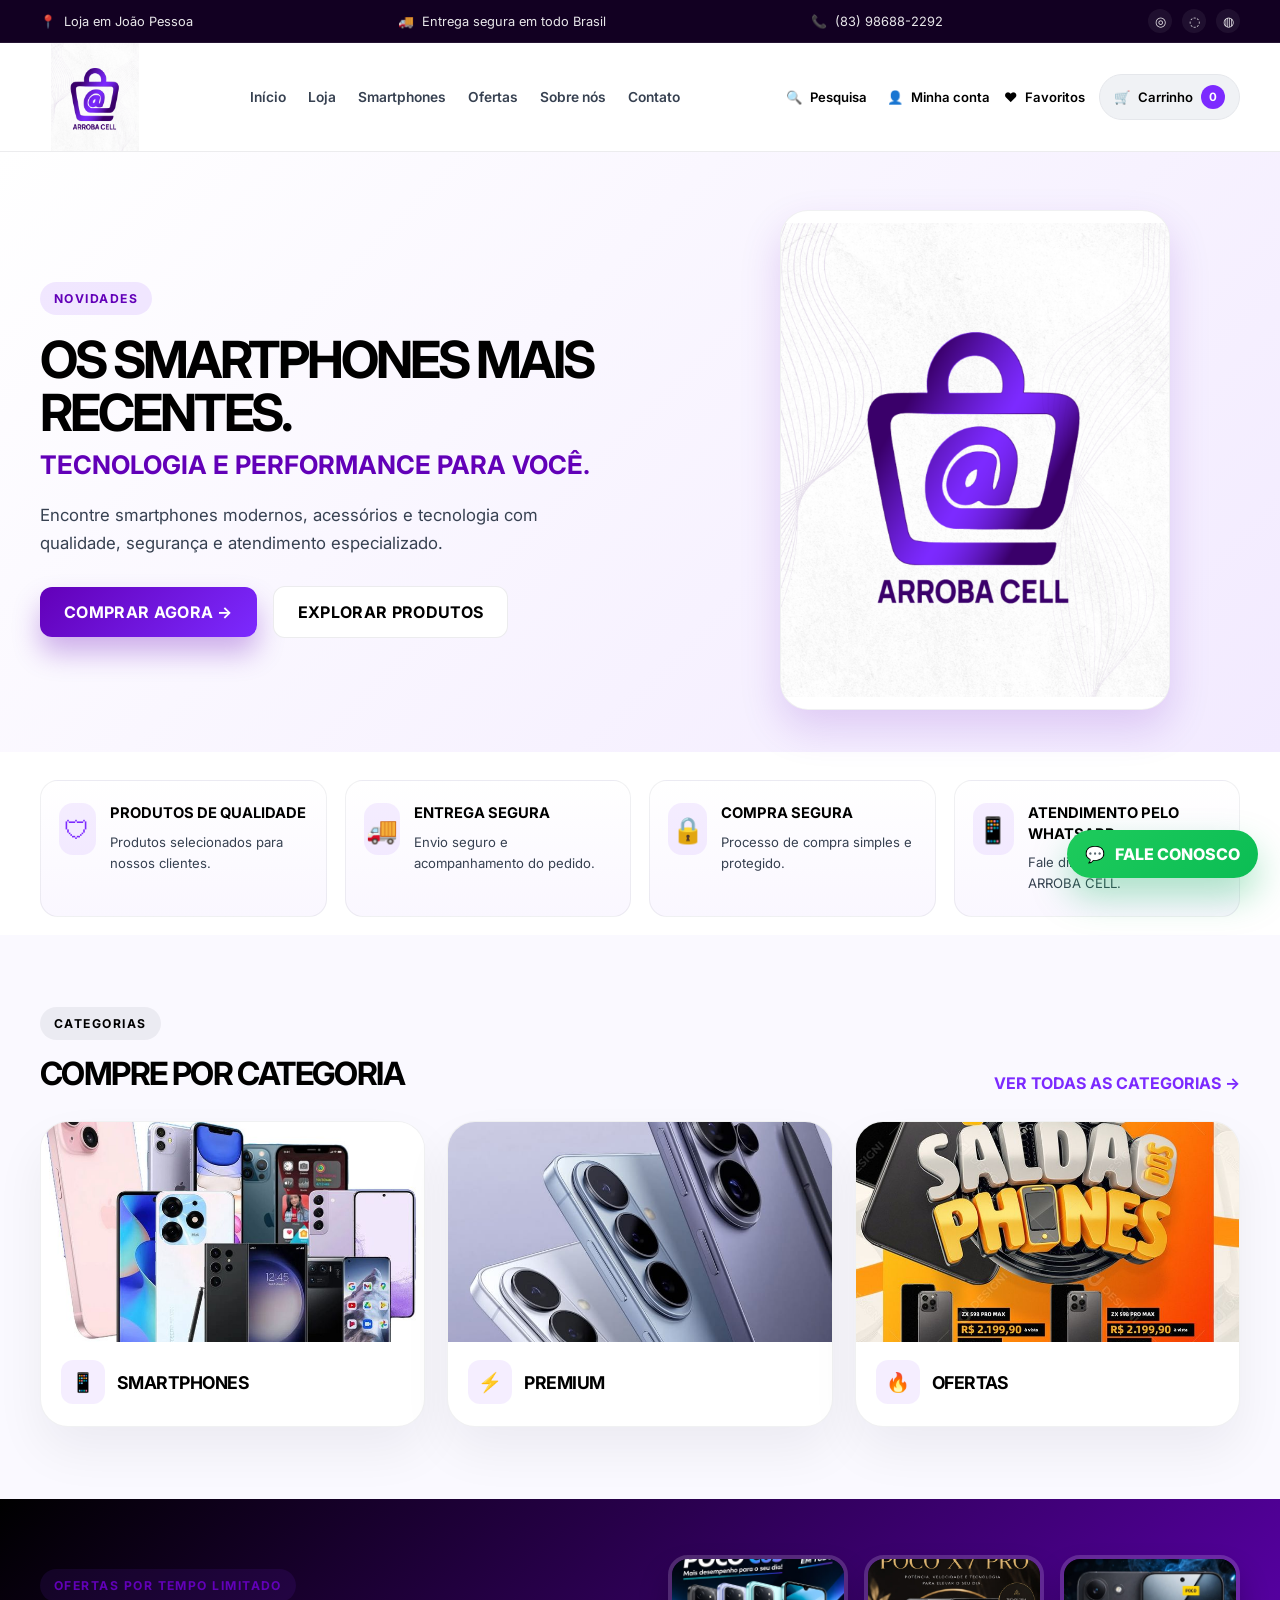
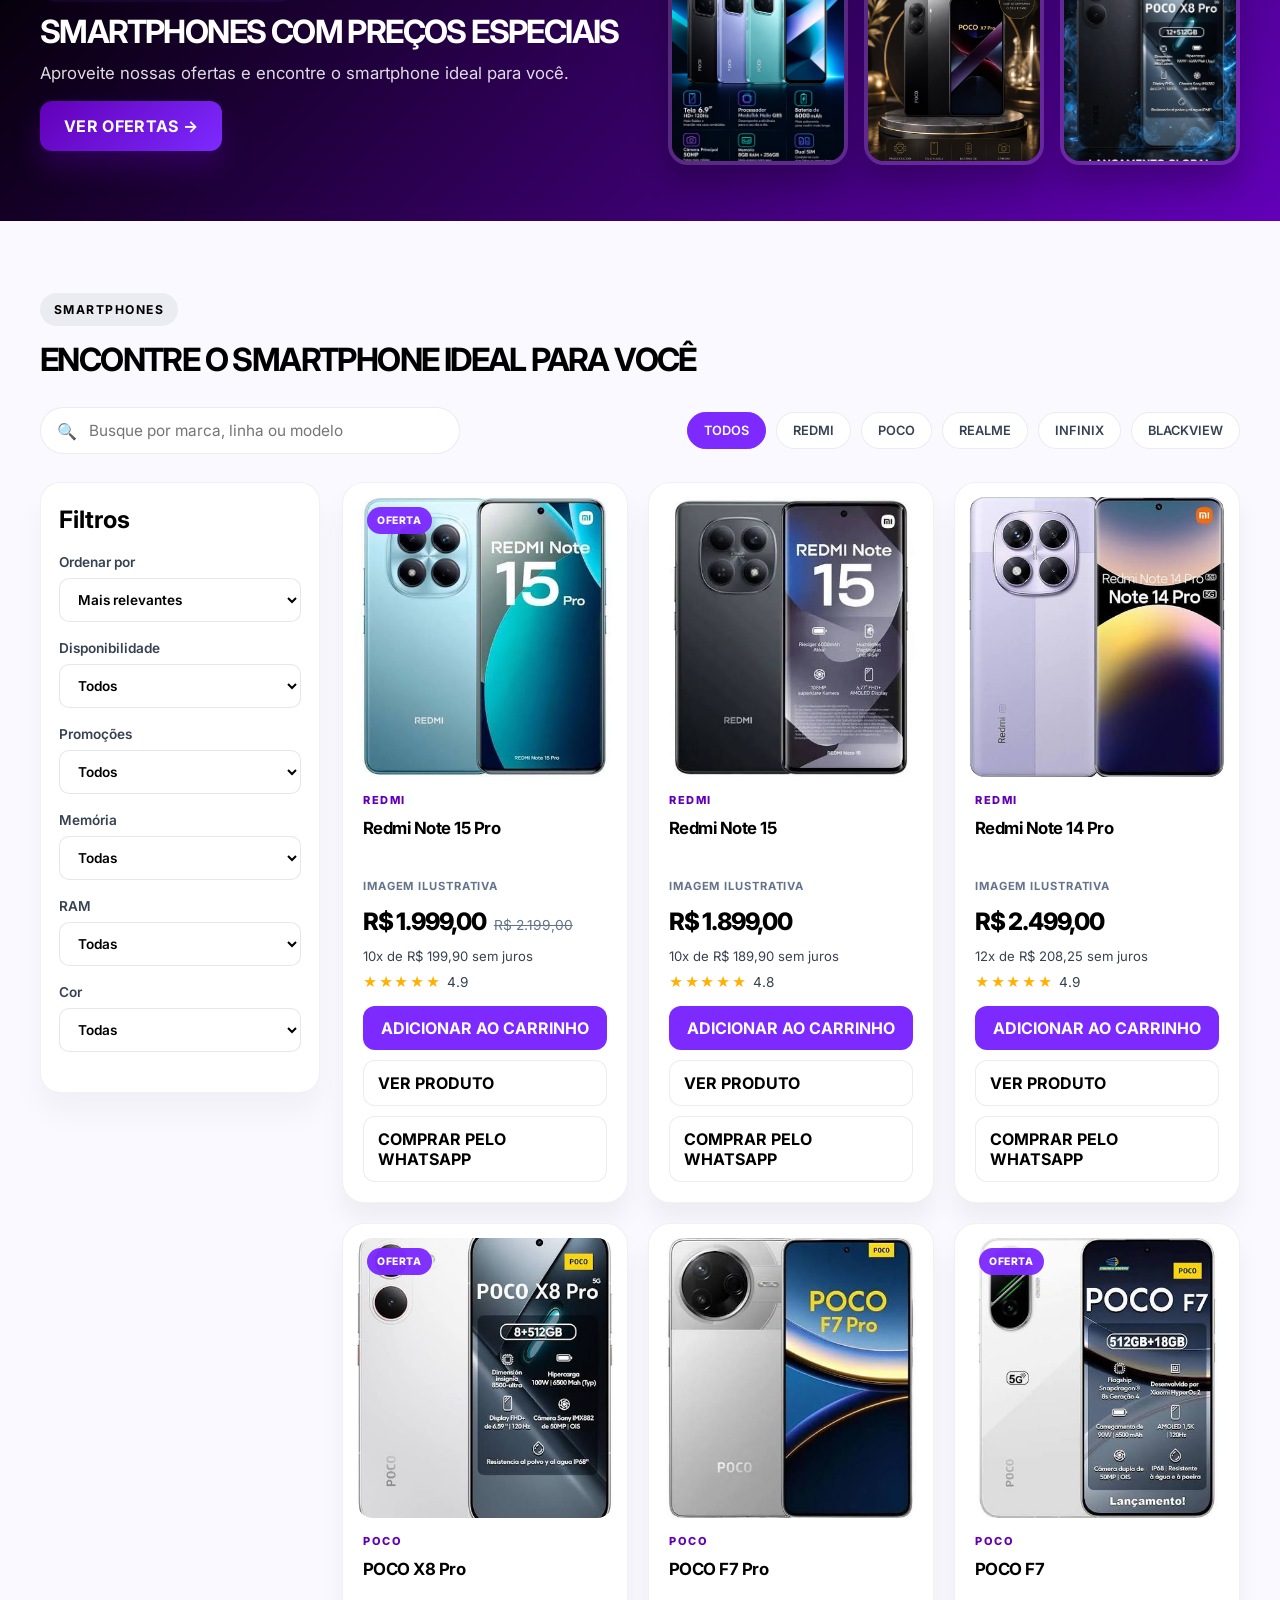
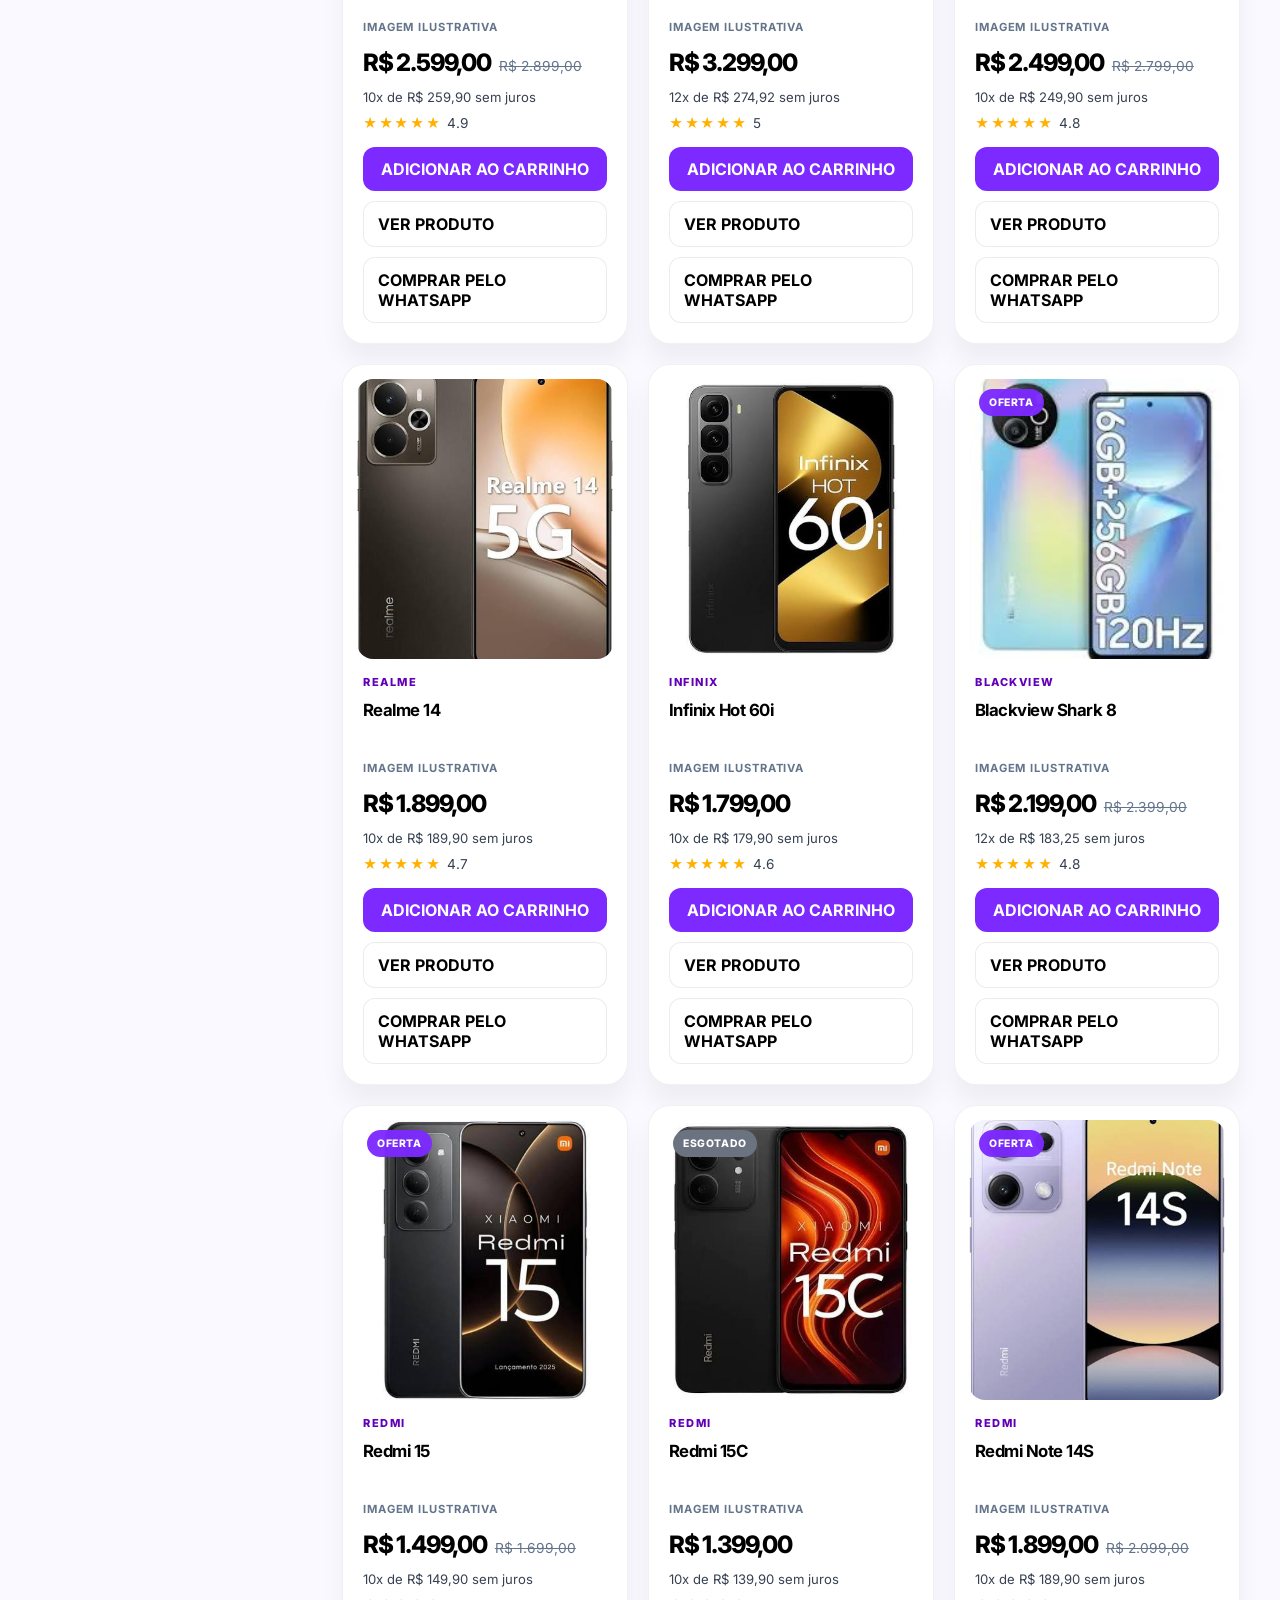
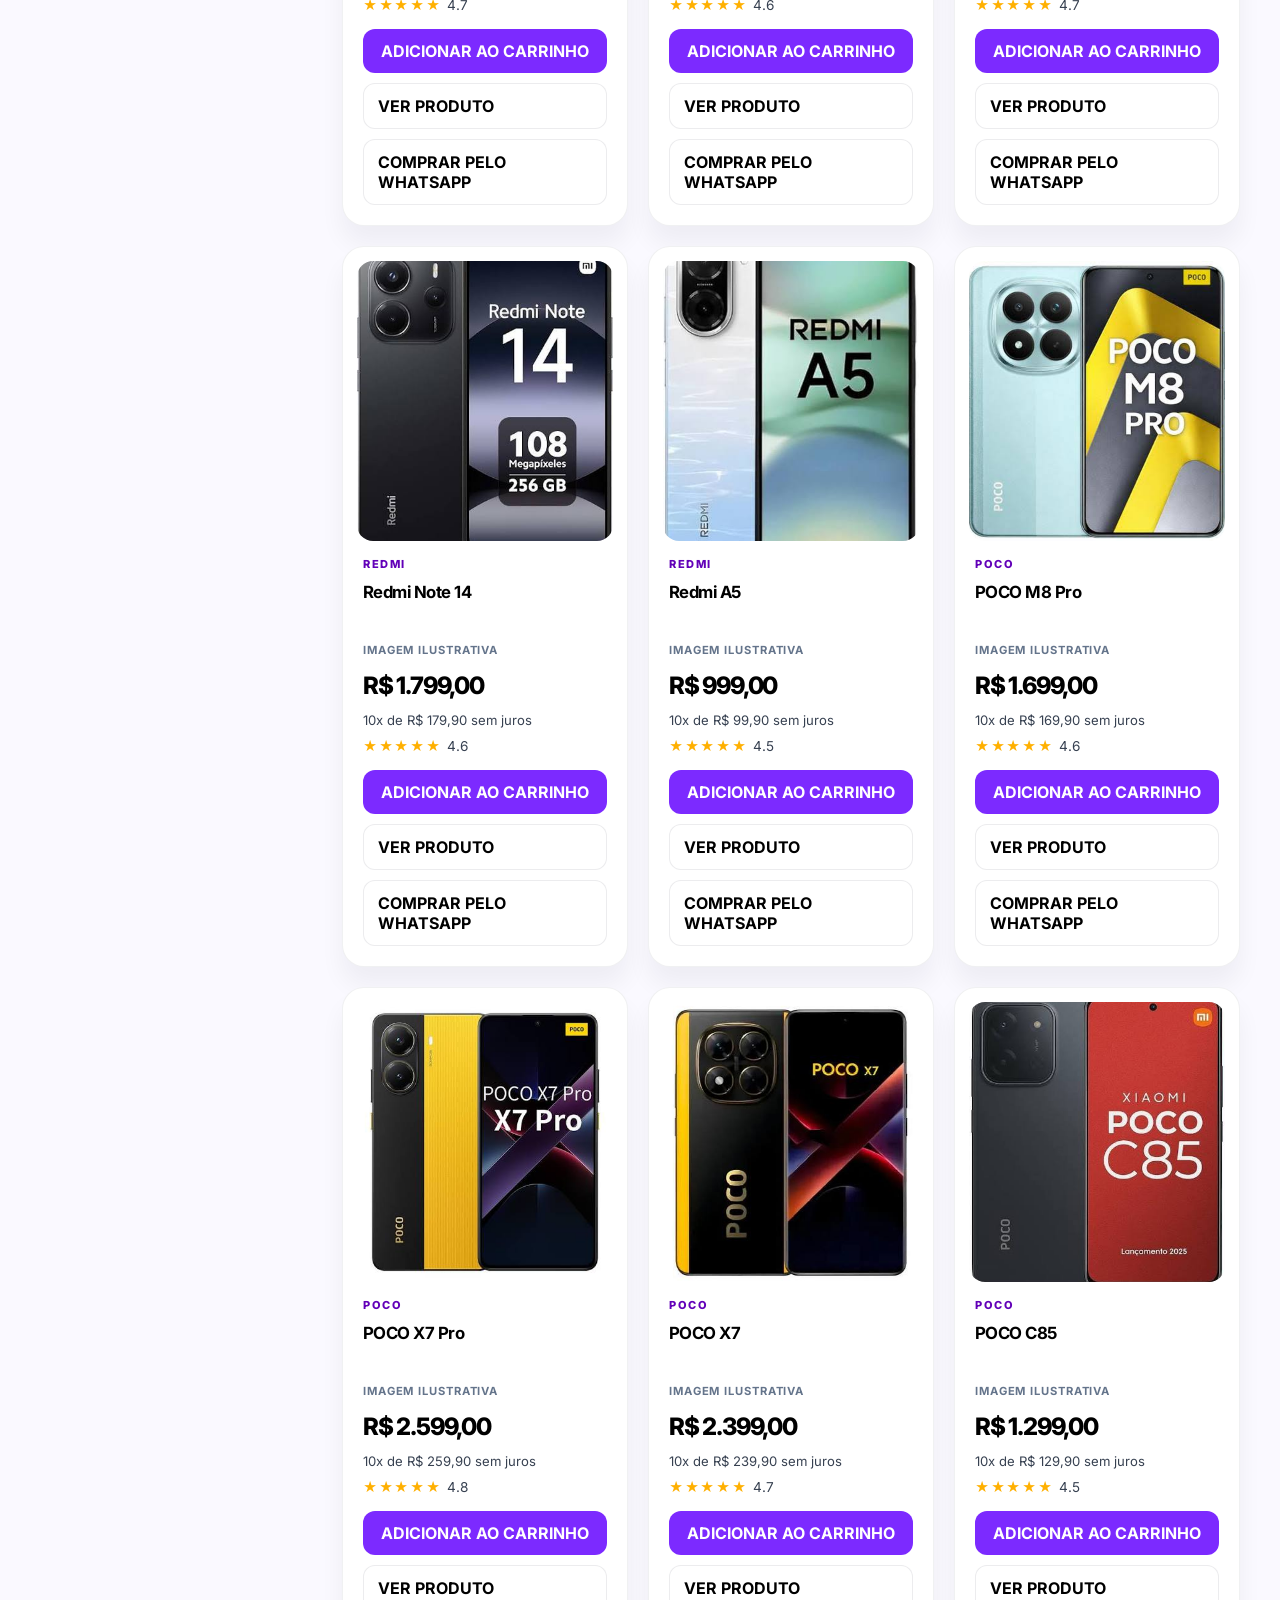
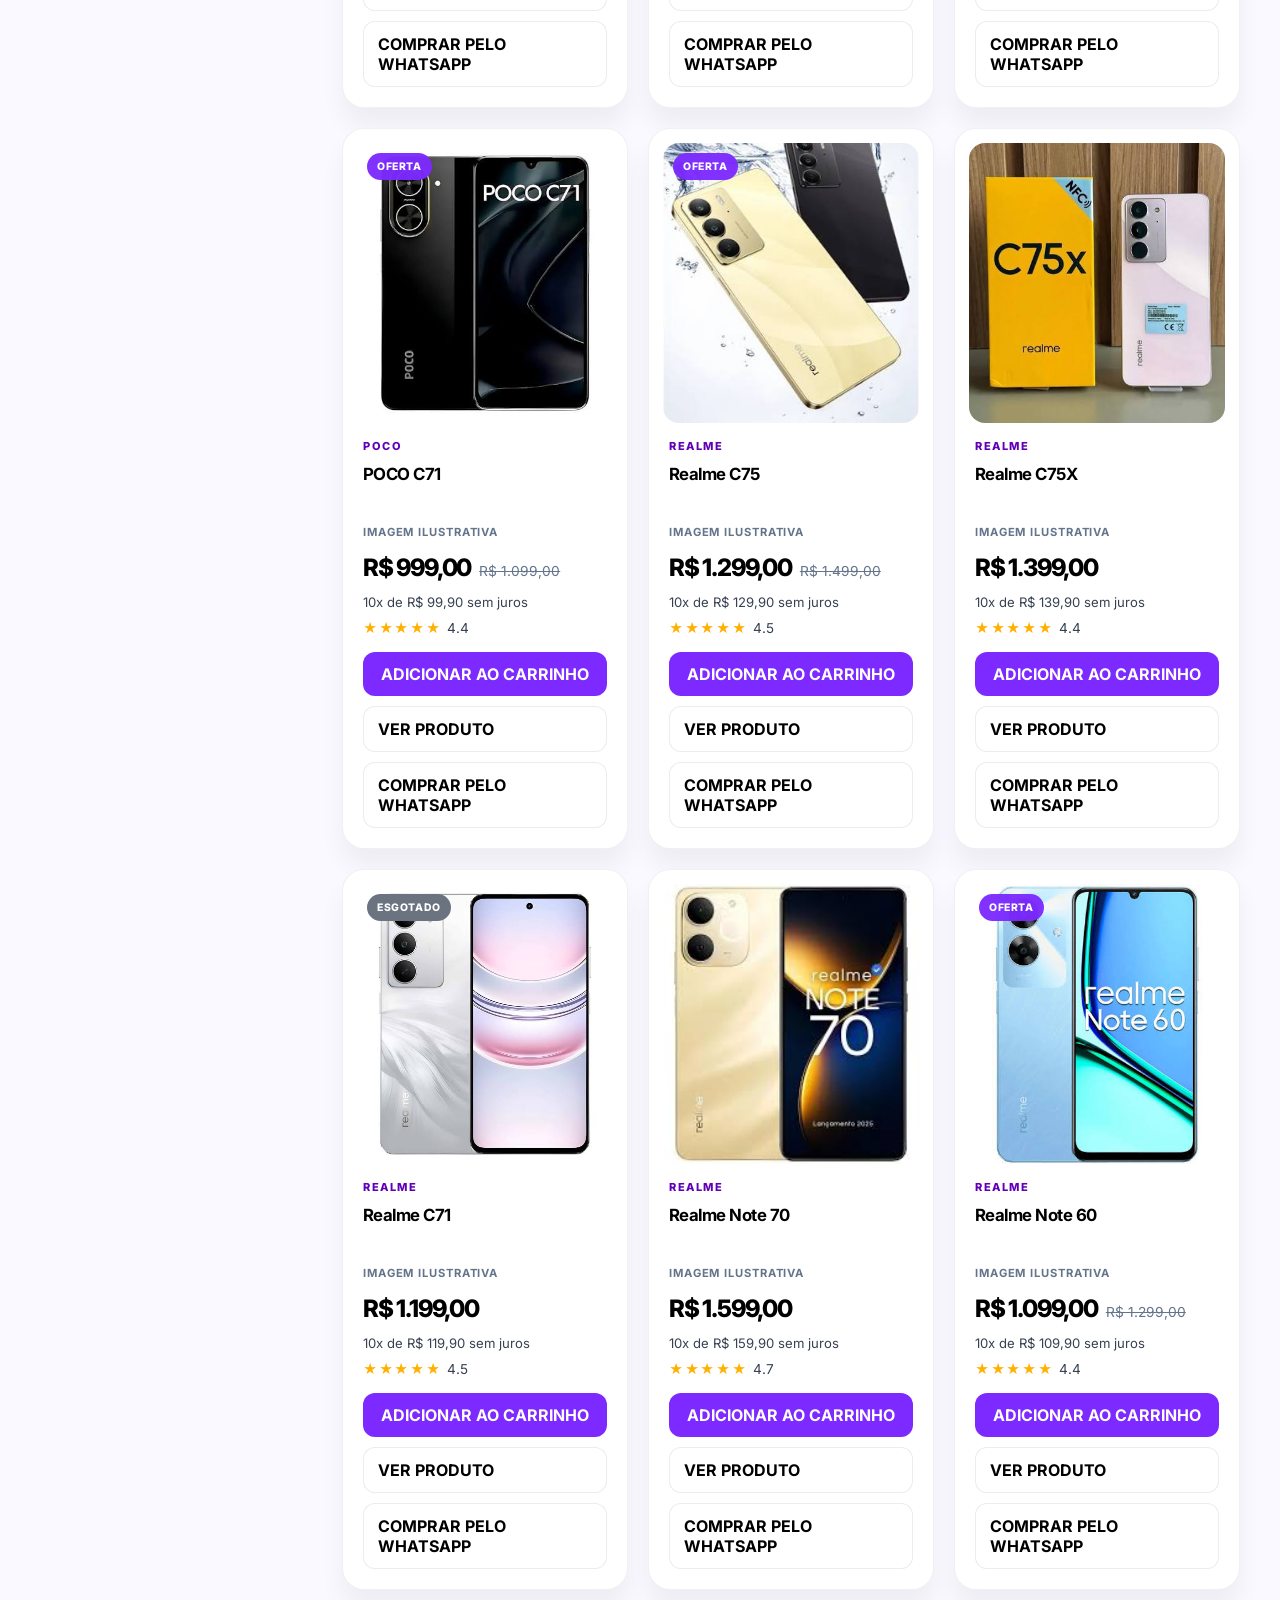
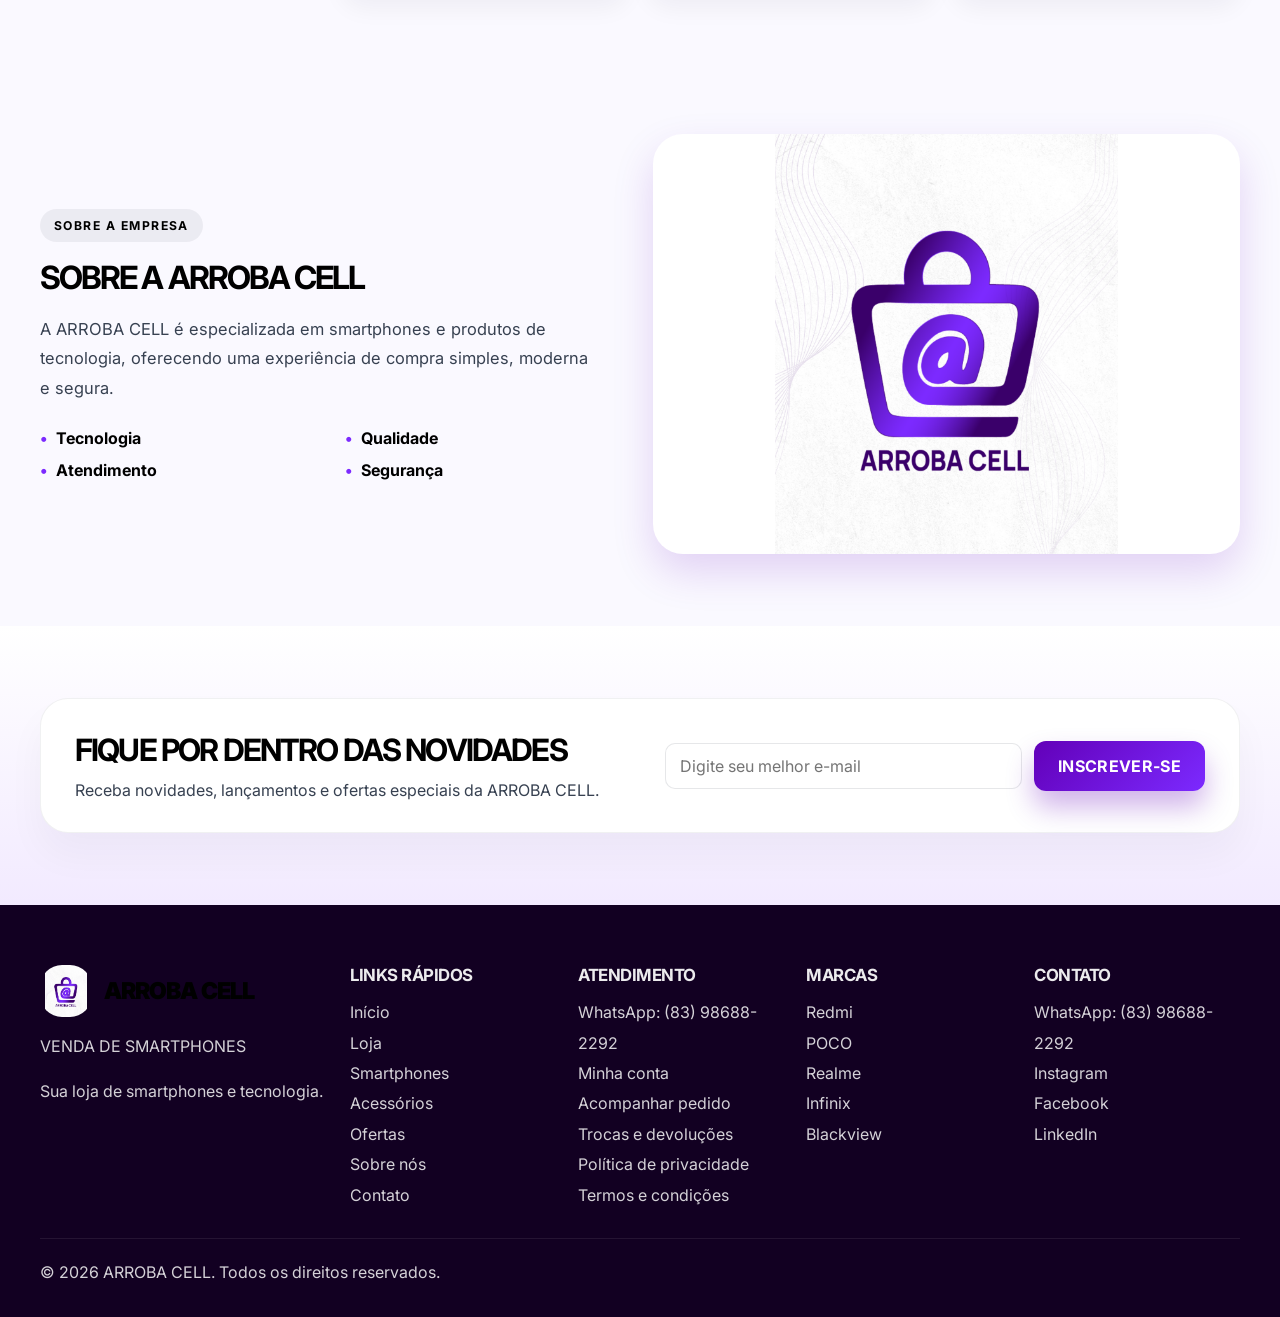
<file: index.html>
<!DOCTYPE html>
<html lang="pt-BR">
  <head>
    <meta charset="UTF-8" />
    <meta name="viewport" content="width=device-width, initial-scale=1.0" />
    <title>ARROBA CELL | Smartphones e Tecnologia</title>
    <meta
      name="description"
      content="ARROBA CELL oferece smartphones premium, acessórios e tecnologia com atendimento especializado e compra segura."
    />
    <link rel="preconnect" href="https://fonts.googleapis.com" />
    <link rel="preconnect" href="https://fonts.gstatic.com" crossorigin />
    <link
      href="https://fonts.googleapis.com/css2?family=Inter:wght@400;500;600;700;800;900&display=swap"
      rel="stylesheet"
    />
    <link rel="stylesheet" href="styles.css" />
    <script defer src="script.js"></script>
  </head>
  <body>
    <div class="topbar">
      <div class="container topbar-inner">
        <div class="topbar-item">
          <span>📍</span>
          <span>Loja em João Pessoa</span>
        </div>
        <div class="topbar-item">
          <span>🚚</span>
          <span>Entrega segura em todo Brasil</span>
        </div>
        <div class="topbar-item">
          <span>📞</span>
          <span>(83) 98688-2292</span>
        </div>
        <div class="topbar-socials">
          <a href="https://www.instagram.com" aria-label="Instagram" target="_blank" rel="noreferrer">◎</a>
          <a href="https://www.facebook.com" aria-label="Facebook" target="_blank" rel="noreferrer">◌</a>
          <a href="https://wa.me/5583986882292" aria-label="WhatsApp" target="_blank" rel="noreferrer">◍</a>
        </div>
      </div>
    </div>

    <header class="site-header">
      <div class="container header-inner">
        <a href="index.html" class="brand" aria-label="ARROBA CELL home">
          <img class="brand-logo" src="logomarca loja.png" alt="ARROBA CELL" />
        </a>

        <nav class="main-nav" aria-label="Menu principal">
          <a href="#top">Início</a>
          <a href="#catalogo">Loja</a>
          <a href="#catalogo">Smartphones</a>
          <a href="#ofertas">Ofertas</a>
          <a href="#sobre">Sobre nós</a>
          <a href="#contato">Contato</a>
        </nav>

        <div class="header-actions">
          <button class="icon-button search-trigger" aria-label="Abrir pesquisa">
            <span>🔍</span>
            <span>Pesquisa</span>
          </button>
          <a href="#" class="icon-button">
            <span>👤</span>
            <span>Minha conta</span>
          </a>
          <a href="#" class="icon-button favorite-link">
            <span>❤️</span>
            <span>Favoritos</span>
          </a>
          <a href="carrinho.html" class="cart-button" aria-label="Carrinho">
            <span>🛒</span>
            <span>Carrinho</span>
            <span class="cart-count" data-cart-count>0</span>
          </a>
        </div>

        <button class="menu-toggle" aria-label="Abrir menu">☰</button>
      </div>
    </header>

    <main>
      <section class="hero">
        <div class="container hero-grid">
          <div class="hero-copy">
            <span class="eyebrow">NOVIDADES</span>
            <h1>OS SMARTPHONES MAIS RECENTES.</h1>
            <h2>TECNOLOGIA E PERFORMANCE PARA VOCÊ.</h2>
            <p>
              Encontre smartphones modernos, acessórios e tecnologia com qualidade,
              segurança e atendimento especializado.
            </p>
            <div class="hero-actions">
              <a href="#catalogo" class="button primary">COMPRAR AGORA →</a>
              <a href="#catalogo" class="button secondary">EXPLORAR PRODUTOS</a>
            </div>
          </div>
          <div class="hero-visual">
            <div class="hero-logo-wrap">
              <img src="logomarca loja.png" alt="Logo ARROBA CELL" />
            </div>
          </div>
        </div>
      </section>

      <section class="benefits">
        <div class="container benefits-grid">
          <article class="benefit-item">
            <div class="benefit-icon">🛡</div>
            <div>
              <h3>PRODUTOS DE QUALIDADE</h3>
              <p>Produtos selecionados para nossos clientes.</p>
            </div>
          </article>
          <article class="benefit-item">
            <div class="benefit-icon">🚚</div>
            <div>
              <h3>ENTREGA SEGURA</h3>
              <p>Envio seguro e acompanhamento do pedido.</p>
            </div>
          </article>
          <article class="benefit-item">
            <div class="benefit-icon">🔒</div>
            <div>
              <h3>COMPRA SEGURA</h3>
              <p>Processo de compra simples e protegido.</p>
            </div>
          </article>
          <article class="benefit-item">
            <div class="benefit-icon">📱</div>
            <div>
              <h3>ATENDIMENTO PELO WHATSAPP</h3>
              <p>Fale diretamente com a ARROBA CELL.</p>
            </div>
          </article>
        </div>
      </section>

      <section class="categories" id="categorias">
        <div class="container section-header">
          <div>
            <span class="eyebrow eyebrow--dark">CATEGORIAS</span>
            <h2>COMPRE POR CATEGORIA</h2>
          </div>
          <a href="#catalogo" class="text-link">VER TODAS AS CATEGORIAS →</a>
        </div>

        <div class="container categories-grid single-line-categories">
          <a class="category-card" href="#catalogo">
            <img src="From Klickpin.com- Style this guide to beautiful launch checklist ideas that help you get the look without the stress with beginner-friendly tips.jpg" alt="Smartphones" />
            <div class="category-body">
              <span class="category-icon">📱</span>
              <h3>SMARTPHONES</h3>
            </div>
          </a>
          <a class="category-card" href="#catalogo">
            <img src="From Klickpin.com- Try Stylish packing list ideas that are trending right now across Pinterest boards for ideas worth saving right now-pin-id-3230.jpg" alt="Smartphones premium" />
            <div class="category-body">
              <span class="category-icon">⚡</span>
              <h3>PREMIUM</h3>
            </div>
          </a>
          <a class="category-card" href="#catalogo">
            <img src="From Klickpin.com- Try Simple side hustle ideas that combine popular trends with useful details you can actually use for your next inspiration boa.jpg" alt="Smartphones em oferta" />
            <div class="category-body">
              <span class="category-icon">🔥</span>
              <h3>OFERTAS</h3>
            </div>
          </a>
        </div>
      </section>

      <section class="offer-banner" id="ofertas">
        <div class="container offer-banner-inner">
          <div class="offer-copy">
            <span class="eyebrow">OFERTAS POR TEMPO LIMITADO</span>
            <h2>SMARTPHONES COM PREÇOS ESPECIAIS</h2>
            <p>Aproveite nossas ofertas e encontre o smartphone ideal para você.</p>
            <a href="#catalogo" class="button primary">VER OFERTAS →</a>
          </div>
          <div class="offer-phones">
            <img src="From Klickpin.com- Tailor-made fabric inspiration that bring color comfort and meaning with timeless style for stylis-pin-id-804244446002849016.jpg" alt="POCO C85 em oferta" />
            <img src="From Klickpin.com- Try Stunning vision board ideas for your next Pinterest save built around ideas that are easy to save and revisit later-pin-id-.jpg" alt="POCO X7 Pro em oferta" />
            <img src="From Klickpin.com- Use these 13 Fresh entryway organization ideas that make everyday moments look more intentional memorable and beautifully style.jpg" alt="POCO X8 Pro em oferta" />
          </div>
        </div>
      </section>

      <section class="catalog" id="catalogo">
        <div class="container section-header">
          <div>
            <span class="eyebrow eyebrow--dark">SMARTPHONES</span>
            <h2>ENCONTRE O SMARTPHONE IDEAL PARA VOCÊ</h2>
          </div>
        </div>

        <div class="container toolbar">
          <div class="search-box">
            <span>🔍</span>
            <input type="search" id="searchInput" placeholder="Busque por marca, linha ou modelo" />
          </div>
          <div class="filters-row" id="brandFilters"></div>
        </div>

        <div class="container catalog-layout">
          <aside class="filter-panel">
            <h3>Filtros</h3>
            <div class="filter-group">
              <label>
                Ordenar por
                <select id="sortSelect">
                  <option value="featured">Mais relevantes</option>
                  <option value="popular">Mais vendidos</option>
                  <option value="recent">Mais recentes</option>
                  <option value="price-asc">Menor preço</option>
                  <option value="price-desc">Maior preço</option>
                  <option value="rating">Melhor avaliados</option>
                </select>
              </label>
            </div>
            <div class="filter-group">
              <label>
                Disponibilidade
                <select id="availabilityFilter">
                  <option value="all">Todos</option>
                  <option value="available">Disponíveis</option>
                  <option value="out-of-stock">Esgotados</option>
                </select>
              </label>
            </div>
            <div class="filter-group">
              <label>
                Promoções
                <select id="promoFilter">
                  <option value="all">Todos</option>
                  <option value="promo">Em oferta</option>
                </select>
              </label>
            </div>
            <div class="filter-group">
              <label>
                Memória
                <select id="memoryFilter">
                  <option value="all">Todas</option>
                  <option value="128GB">128GB</option>
                  <option value="256GB">256GB</option>
                  <option value="512GB">512GB</option>
                </select>
              </label>
            </div>
            <div class="filter-group">
              <label>
                RAM
                <select id="ramFilter">
                  <option value="all">Todas</option>
                  <option value="4GB">4GB</option>
                  <option value="6GB">6GB</option>
                  <option value="8GB">8GB</option>
                  <option value="12GB">12GB</option>
                </select>
              </label>
            </div>
            <div class="filter-group">
              <label>
                Cor
                <select id="colorFilter">
                  <option value="all">Todas</option>
                  <option value="Preto">Preto</option>
                  <option value="Branco">Branco</option>
                  <option value="Azul">Azul</option>
                  <option value="Verde">Verde</option>
                </select>
              </label>
            </div>
          </aside>

          <div class="product-grid" id="productGrid"></div>
        </div>
      </section>

      <section class="about" id="sobre">
        <div class="container about-grid">
          <div class="about-content">
            <span class="eyebrow eyebrow--dark">SOBRE A EMPRESA</span>
            <h2>SOBRE A ARROBA CELL</h2>
            <p>
              A ARROBA CELL é especializada em smartphones e produtos de tecnologia,
              oferecendo uma experiência de compra simples, moderna e segura.
            </p>
            <ul>
              <li>Tecnologia</li>
              <li>Qualidade</li>
              <li>Atendimento</li>
              <li>Segurança</li>
            </ul>
          </div>
          <div class="about-visual">
            <img src="logomarca loja.png" alt="Logo ARROBA CELL" />
          </div>
        </div>
      </section>

      <section class="newsletter" id="contato">
        <div class="container newsletter-inner">
          <div>
            <h2>FIQUE POR DENTRO DAS NOVIDADES</h2>
            <p>Receba novidades, lançamentos e ofertas especiais da ARROBA CELL.</p>
          </div>
          <form class="newsletter-form">
            <input type="email" placeholder="Digite seu melhor e-mail" />
            <button type="submit" class="button primary">INSCREVER-SE</button>
          </form>
        </div>
      </section>
    </main>

    <footer class="site-footer">
      <div class="container footer-grid">
        <div class="footer-brand-wrap">
          <div class="footer-brand">
            <span class="brand-mark brand-mark--footer" aria-hidden="true">
              <img src="logomarca loja.png" alt="" />
            </span>
            <div class="brand-text">
              <span class="brand-name brand-name--footer">ARROBA CELL</span>
            </div>
          </div>
          <p>VENDA DE SMARTPHONES</p>
          <p>Sua loja de smartphones e tecnologia.</p>
        </div>
        <div>
          <h4>LINKS RÁPIDOS</h4>
          <ul>
            <li><a href="#top">Início</a></li>
            <li><a href="#catalogo">Loja</a></li>
            <li><a href="#catalogo">Smartphones</a></li>
            <li><a href="#categorias">Acessórios</a></li>
            <li><a href="#ofertas">Ofertas</a></li>
            <li><a href="#sobre">Sobre nós</a></li>
            <li><a href="#contato">Contato</a></li>
          </ul>
        </div>
        <div>
          <h4>ATENDIMENTO</h4>
          <ul>
            <li>WhatsApp: (83) 98688-2292</li>
            <li>Minha conta</li>
            <li>Acompanhar pedido</li>
            <li>Trocas e devoluções</li>
            <li>Política de privacidade</li>
            <li>Termos e condições</li>
          </ul>
        </div>
        <div>
          <h4>MARCAS</h4>
          <ul>
            <li>Redmi</li>
            <li>POCO</li>
            <li>Realme</li>
            <li>Infinix</li>
            <li>Blackview</li>
          </ul>
        </div>
        <div>
          <h4>CONTATO</h4>
          <ul>
            <li>WhatsApp: (83) 98688-2292</li>
            <li>Instagram</li>
            <li>Facebook</li>
            <li>LinkedIn</li>
          </ul>
        </div>
      </div>
      <div class="container footer-bottom">
        <p>© 2026 ARROBA CELL. Todos os direitos reservados.</p>
      </div>
    </footer>

    <a
      class="floating-whatsapp"
      href="https://wa.me/5583986882292?text=Ol%C3%A1%2C%20ARROBA%20CELL!%20Gostaria%20de%20saber%20mais%20sobre%20os%20smartphones%20dispon%C3%ADveis."
      target="_blank"
      rel="noreferrer"
      aria-label="Fale conosco pelo WhatsApp"
    >
      <span>💬</span>
      <span>FALE CONOSCO</span>
    </a>
  </body>
</html>
</file>
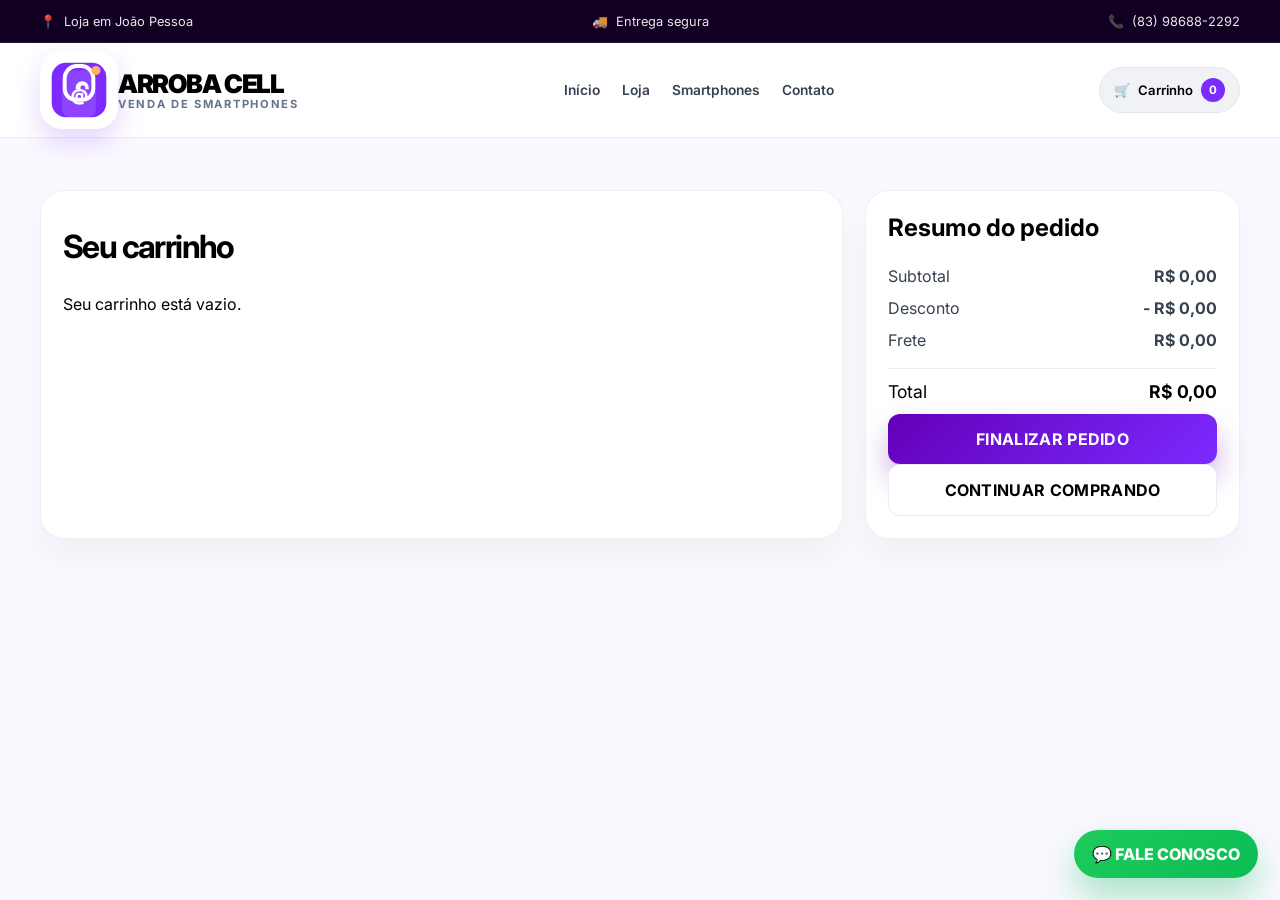
<file: carrinho.html>
<!DOCTYPE html>
<html lang="pt-BR">
  <head>
    <meta charset="UTF-8" />
    <meta name="viewport" content="width=device-width, initial-scale=1.0" />
    <title>Carrinho | ARROBA CELL</title>
    <link rel="preconnect" href="https://fonts.googleapis.com" />
    <link rel="preconnect" href="https://fonts.gstatic.com" crossorigin />
    <link href="https://fonts.googleapis.com/css2?family=Inter:wght@400;500;600;700;800;900&display=swap" rel="stylesheet" />
    <link rel="stylesheet" href="styles.css" />
    <script defer src="script.js"></script>
  </head>
  <body>
    <div class="topbar">
      <div class="container topbar-inner">
        <div class="topbar-item"><span>📍</span><span>Loja em João Pessoa</span></div>
        <div class="topbar-item"><span>🚚</span><span>Entrega segura</span></div>
        <div class="topbar-item"><span>📞</span><span>(83) 98688-2292</span></div>
      </div>
    </div>

    <header class="site-header">
      <div class="container header-inner">
        <a href="index.html" class="brand">
          <span class="brand-mark" aria-hidden="true">
            <svg viewBox="0 0 120 120" xmlns="http://www.w3.org/2000/svg">
              <rect x="18" y="18" width="84" height="84" rx="22" fill="currentColor"/>
              <rect x="34" y="30" width="52" height="72" rx="12" fill="white" opacity="0.12"/>
              <path d="M38 41.5C38 31.5 46.5 23 56.5 23H63.5C73.5 23 82 31.5 82 41.5V58C82 67.4 74.4 75 65 75H55C45.6 75 38 67.4 38 58V41.5Z" fill="none" stroke="white" stroke-width="6" stroke-linecap="round" stroke-linejoin="round"/>
              <path d="M55 56.4C55 50.8 59.5 46.4 65 46.4C70.5 46.4 75 50.8 75 56.4V59H69.6V56.4C69.6 54.3 68 52.7 65.9 52.7C63.8 52.7 62.2 54.3 62.2 56.4V59H55V56.4Z" fill="white"/>
              <text x="60" y="77" font-size="25" font-family="Inter, Arial, sans-serif" font-weight="900" fill="white" text-anchor="middle">@</text>
              <circle cx="86" cy="30" r="7" fill="#ffb067"/>
            </svg>
          </span>
          <span class="brand-text">
            <span class="brand-name">ARROBA CELL</span>
            <span class="brand-subtitle">VENDA DE SMARTPHONES</span>
          </span>
        </a>
        <nav class="main-nav">
          <a href="index.html">Início</a>
          <a href="index.html#catalogo">Loja</a>
          <a href="index.html#catalogo">Smartphones</a>
          <a href="index.html#contato">Contato</a>
        </nav>
        <div class="header-actions">
          <a href="carrinho.html" class="cart-button"><span>🛒</span><span>Carrinho</span><span class="cart-count" data-cart-count>0</span></a>
        </div>
      </div>
    </header>

    <main class="cart-page">
      <div class="container cart-layout">
        <section class="cart-panel">
          <div class="section-header">
            <h2>Seu carrinho</h2>
          </div>
          <div id="cartItems"></div>
        </section>

        <aside class="summary-panel">
          <h3>Resumo do pedido</h3>
          <div class="summary-row"><span>Subtotal</span><strong id="subtotalValue">R$ 0,00</strong></div>
          <div class="summary-row"><span>Desconto</span><strong id="discountValue">R$ 0,00</strong></div>
          <div class="summary-row"><span>Frete</span><strong id="shippingValue">R$ 0,00</strong></div>
          <div class="summary-row total"><span>Total</span><strong id="totalValue">R$ 0,00</strong></div>
          <a href="checkout.html" class="button primary full-width">FINALIZAR PEDIDO</a>
          <a href="index.html" class="button secondary full-width">CONTINUAR COMPRANDO</a>
        </aside>
      </div>
    </main>

    <a class="floating-whatsapp" href="https://wa.me/5583986882292" target="_blank" rel="noreferrer">💬 FALE CONOSCO</a>
  </body>
</html>
</file>
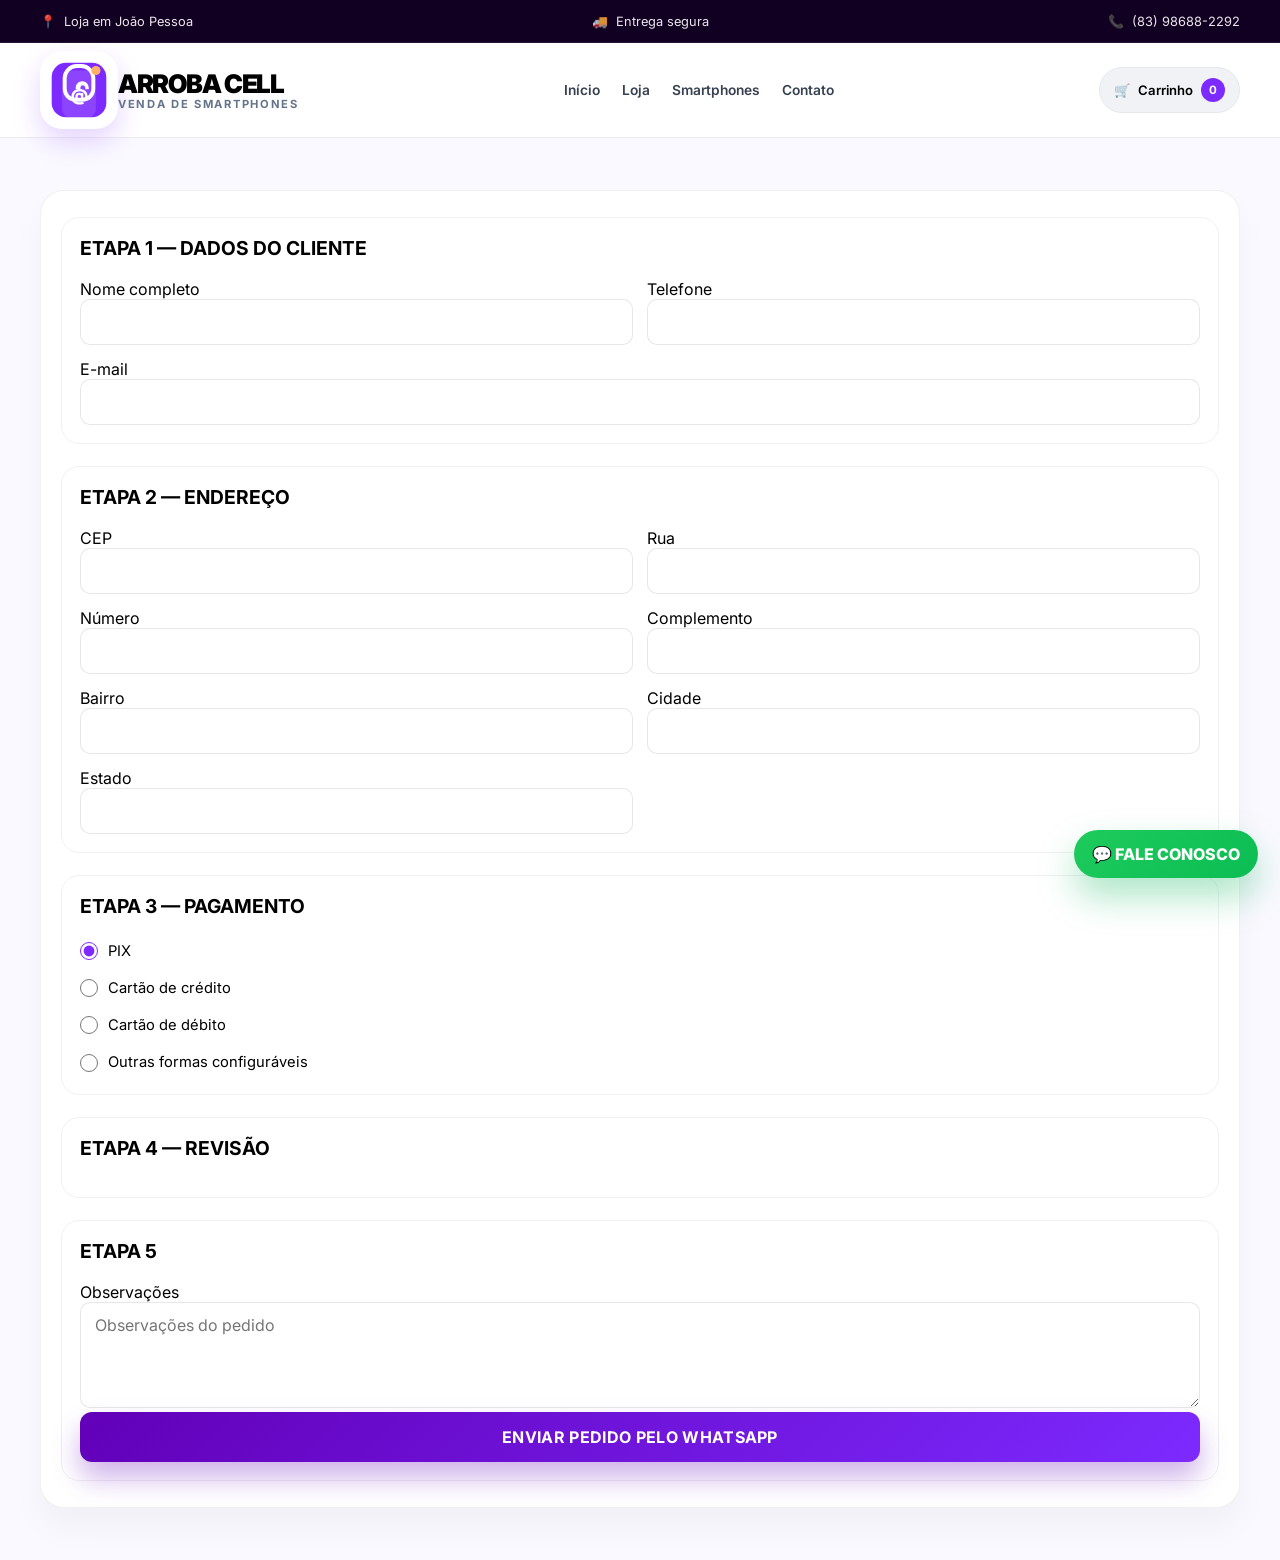
<file: checkout.html>
<!DOCTYPE html>
<html lang="pt-BR">
  <head>
    <meta charset="UTF-8" />
    <meta name="viewport" content="width=device-width, initial-scale=1.0" />
    <title>Checkout | ARROBA CELL</title>
    <link rel="preconnect" href="https://fonts.googleapis.com" />
    <link rel="preconnect" href="https://fonts.gstatic.com" crossorigin />
    <link href="https://fonts.googleapis.com/css2?family=Inter:wght@400;500;600;700;800;900&display=swap" rel="stylesheet" />
    <link rel="stylesheet" href="styles.css" />
    <script defer src="script.js"></script>
  </head>
  <body>
    <div class="topbar">
      <div class="container topbar-inner">
        <div class="topbar-item"><span>📍</span><span>Loja em João Pessoa</span></div>
        <div class="topbar-item"><span>🚚</span><span>Entrega segura</span></div>
        <div class="topbar-item"><span>📞</span><span>(83) 98688-2292</span></div>
      </div>
    </div>

    <header class="site-header">
      <div class="container header-inner">
        <a href="index.html" class="brand">
          <span class="brand-mark" aria-hidden="true">
            <svg viewBox="0 0 120 120" xmlns="http://www.w3.org/2000/svg">
              <rect x="18" y="18" width="84" height="84" rx="22" fill="currentColor"/>
              <rect x="34" y="30" width="52" height="72" rx="12" fill="white" opacity="0.12"/>
              <path d="M38 41.5C38 31.5 46.5 23 56.5 23H63.5C73.5 23 82 31.5 82 41.5V58C82 67.4 74.4 75 65 75H55C45.6 75 38 67.4 38 58V41.5Z" fill="none" stroke="white" stroke-width="6" stroke-linecap="round" stroke-linejoin="round"/>
              <path d="M55 56.4C55 50.8 59.5 46.4 65 46.4C70.5 46.4 75 50.8 75 56.4V59H69.6V56.4C69.6 54.3 68 52.7 65.9 52.7C63.8 52.7 62.2 54.3 62.2 56.4V59H55V56.4Z" fill="white"/>
              <text x="60" y="77" font-size="25" font-family="Inter, Arial, sans-serif" font-weight="900" fill="white" text-anchor="middle">@</text>
              <circle cx="86" cy="30" r="7" fill="#ffb067"/>
            </svg>
          </span>
          <span class="brand-text">
            <span class="brand-name">ARROBA CELL</span>
            <span class="brand-subtitle">VENDA DE SMARTPHONES</span>
          </span>
        </a>
        <nav class="main-nav">
          <a href="index.html">Início</a>
          <a href="index.html#catalogo">Loja</a>
          <a href="index.html#catalogo">Smartphones</a>
          <a href="index.html#contato">Contato</a>
        </nav>
        <a href="carrinho.html" class="cart-button"><span>🛒</span><span>Carrinho</span><span class="cart-count" data-cart-count>0</span></a>
      </div>
    </header>

    <main class="checkout-page">
      <div class="container checkout-shell">
        <form id="checkoutForm" class="checkout-form">
          <div class="checkout-step">
            <h3>ETAPA 1 — DADOS DO CLIENTE</h3>
            <div class="grid two-cols">
              <label>Nome completo<input type="text" name="customerName" required /></label>
              <label>Telefone<input type="tel" name="phone" required /></label>
              <label class="full">E-mail<input type="email" name="email" required /></label>
            </div>
          </div>

          <div class="checkout-step">
            <h3>ETAPA 2 — ENDEREÇO</h3>
            <div class="grid two-cols">
              <label>CEP<input type="text" name="cep" required /></label>
              <label>Rua<input type="text" name="street" required /></label>
              <label>Número<input type="text" name="number" required /></label>
              <label>Complemento<input type="text" name="complement" /></label>
              <label>Bairro<input type="text" name="district" required /></label>
              <label>Cidade<input type="text" name="city" required /></label>
              <label>Estado<input type="text" name="state" required /></label>
            </div>
          </div>

          <div class="checkout-step">
            <h3>ETAPA 3 — PAGAMENTO</h3>
            <div class="payment-options">
              <label><input type="radio" name="paymentMethod" value="PIX" checked /> PIX</label>
              <label><input type="radio" name="paymentMethod" value="Cartão de crédito" /> Cartão de crédito</label>
              <label><input type="radio" name="paymentMethod" value="Cartão de débito" /> Cartão de débito</label>
              <label><input type="radio" name="paymentMethod" value="Outras formas configuráveis" /> Outras formas configuráveis</label>
            </div>
          </div>

          <div class="checkout-step">
            <h3>ETAPA 4 — REVISÃO</h3>
            <div id="checkoutReview"></div>
          </div>

          <div class="checkout-step">
            <h3>ETAPA 5</h3>
            <label class="full">Observações<textarea name="notes" rows="4" placeholder="Observações do pedido"></textarea></label>
            <button type="submit" class="button primary full-width">ENVIAR PEDIDO PELO WHATSAPP</button>
          </div>
        </form>
      </div>
    </main>

    <a class="floating-whatsapp" href="https://wa.me/5583986882292" target="_blank" rel="noreferrer">💬 FALE CONOSCO</a>
  </body>
</html>
</file>
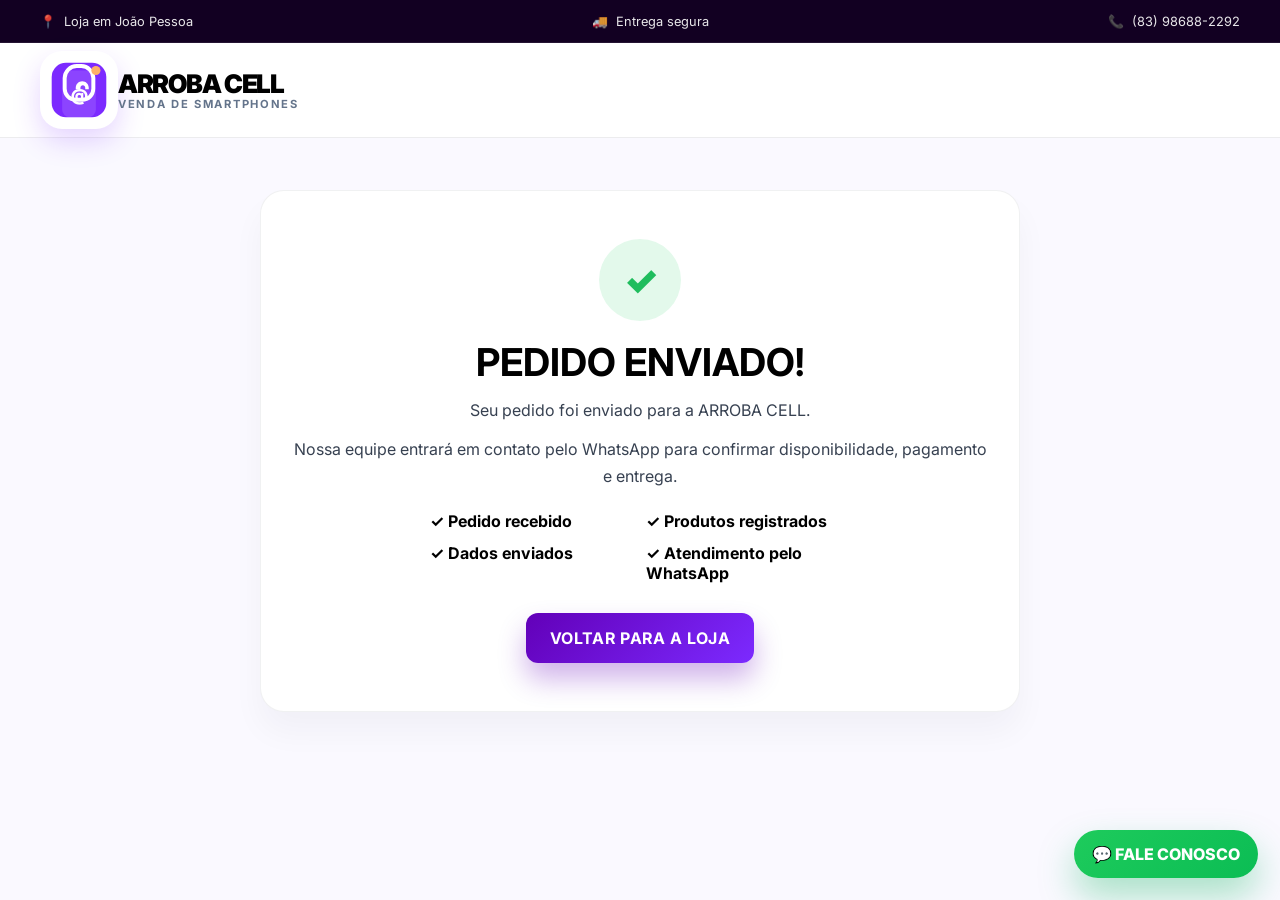
<file: confirmacao.html>
<!DOCTYPE html>
<html lang="pt-BR">
  <head>
    <meta charset="UTF-8" />
    <meta name="viewport" content="width=device-width, initial-scale=1.0" />
    <title>Pedido enviado | ARROBA CELL</title>
    <link rel="preconnect" href="https://fonts.googleapis.com" />
    <link rel="preconnect" href="https://fonts.gstatic.com" crossorigin />
    <link href="https://fonts.googleapis.com/css2?family=Inter:wght@400;500;600;700;800;900&display=swap" rel="stylesheet" />
    <link rel="stylesheet" href="styles.css" />
    <script defer src="script.js"></script>
  </head>
  <body>
    <div class="topbar">
      <div class="container topbar-inner">
        <div class="topbar-item"><span>📍</span><span>Loja em João Pessoa</span></div>
        <div class="topbar-item"><span>🚚</span><span>Entrega segura</span></div>
        <div class="topbar-item"><span>📞</span><span>(83) 98688-2292</span></div>
      </div>
    </div>

    <header class="site-header">
      <div class="container header-inner">
        <a href="index.html" class="brand">
          <span class="brand-mark" aria-hidden="true">
            <svg viewBox="0 0 120 120" xmlns="http://www.w3.org/2000/svg">
              <rect x="18" y="18" width="84" height="84" rx="22" fill="currentColor"/>
              <rect x="34" y="30" width="52" height="72" rx="12" fill="white" opacity="0.12"/>
              <path d="M38 41.5C38 31.5 46.5 23 56.5 23H63.5C73.5 23 82 31.5 82 41.5V58C82 67.4 74.4 75 65 75H55C45.6 75 38 67.4 38 58V41.5Z" fill="none" stroke="white" stroke-width="6" stroke-linecap="round" stroke-linejoin="round"/>
              <path d="M55 56.4C55 50.8 59.5 46.4 65 46.4C70.5 46.4 75 50.8 75 56.4V59H69.6V56.4C69.6 54.3 68 52.7 65.9 52.7C63.8 52.7 62.2 54.3 62.2 56.4V59H55V56.4Z" fill="white"/>
              <text x="60" y="77" font-size="25" font-family="Inter, Arial, sans-serif" font-weight="900" fill="white" text-anchor="middle">@</text>
              <circle cx="86" cy="30" r="7" fill="#ffb067"/>
            </svg>
          </span>
          <span class="brand-text">
            <span class="brand-name">ARROBA CELL</span>
            <span class="brand-subtitle">VENDA DE SMARTPHONES</span>
          </span>
        </a>
      </div>
    </header>

    <main class="confirmation-page">
      <div class="container confirmation-box">
        <div class="confirmation-icon">✓</div>
        <h1>PEDIDO ENVIADO!</h1>
        <p>Seu pedido foi enviado para a ARROBA CELL.</p>
        <p>Nossa equipe entrará em contato pelo WhatsApp para confirmar disponibilidade, pagamento e entrega.</p>
        <ul class="confirmation-checks">
          <li>✓ Pedido recebido</li>
          <li>✓ Produtos registrados</li>
          <li>✓ Dados enviados</li>
          <li>✓ Atendimento pelo WhatsApp</li>
        </ul>
        <a href="index.html" class="button primary">VOLTAR PARA A LOJA</a>
      </div>
    </main>

    <a class="floating-whatsapp" href="https://wa.me/5583986882292" target="_blank" rel="noreferrer">💬 FALE CONOSCO</a>
  </body>
</html>
</file>
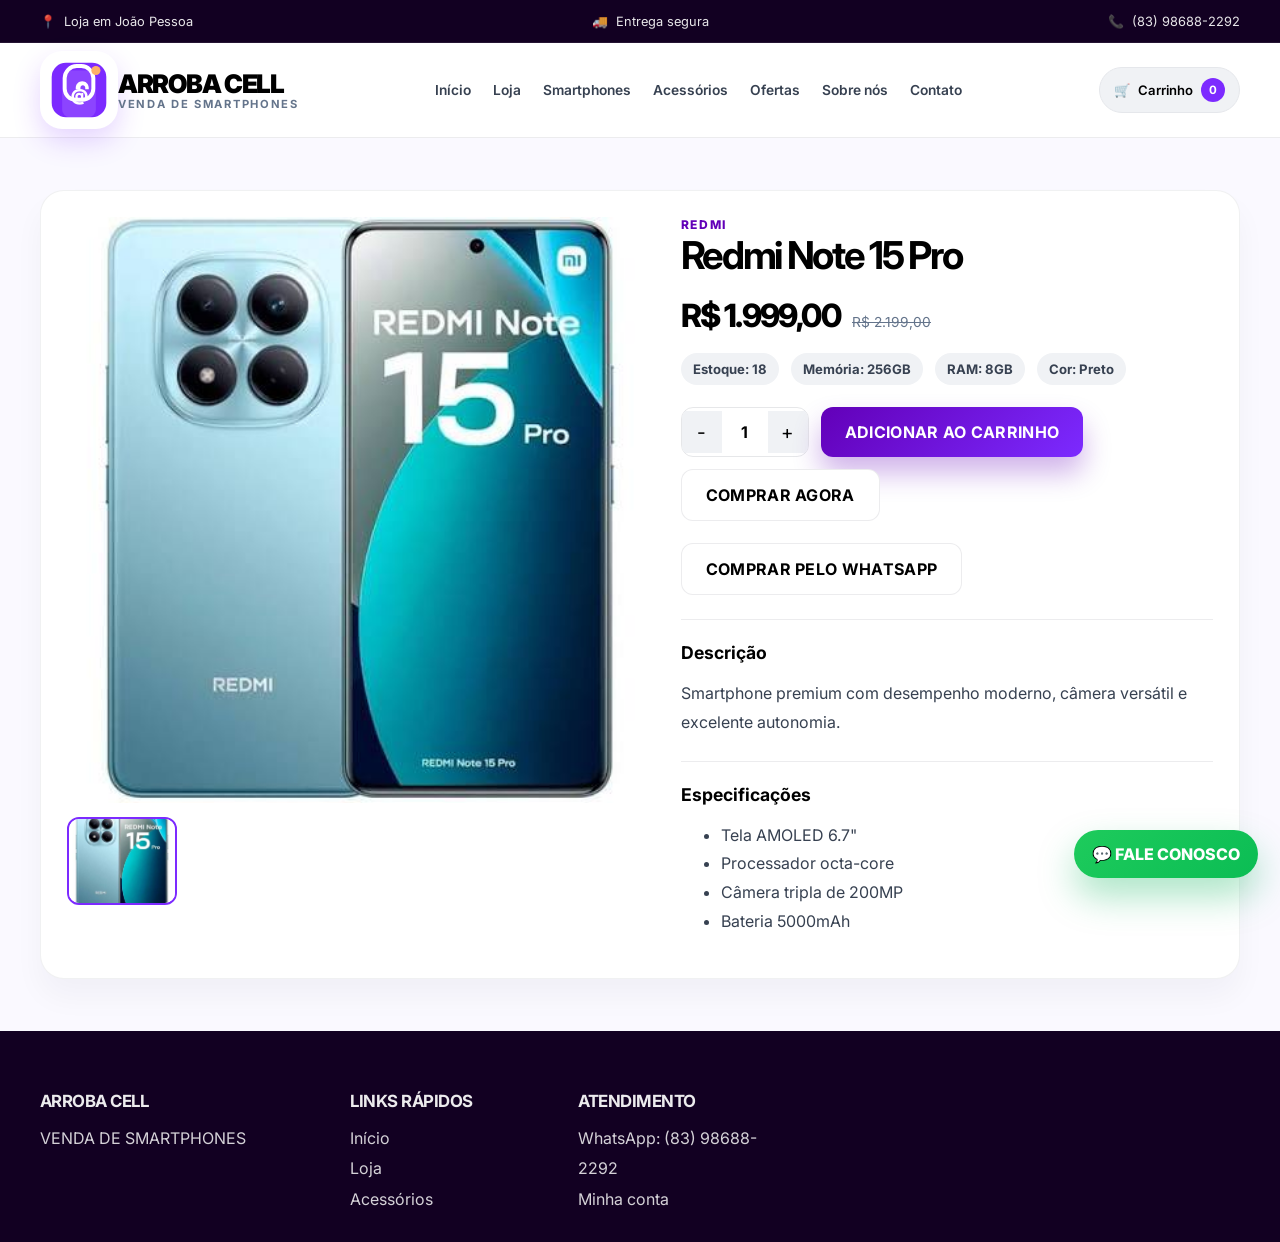
<file: produto.html>
<!DOCTYPE html>
<html lang="pt-BR">
  <head>
    <meta charset="UTF-8" />
    <meta name="viewport" content="width=device-width, initial-scale=1.0" />
    <title>Produto | ARROBA CELL</title>
    <meta name="description" content="Detalhes do smartphone na ARROBA CELL." />
    <link rel="preconnect" href="https://fonts.googleapis.com" />
    <link rel="preconnect" href="https://fonts.gstatic.com" crossorigin />
    <link
      href="https://fonts.googleapis.com/css2?family=Inter:wght@400;500;600;700;800;900&display=swap"
      rel="stylesheet"
    />
    <link rel="stylesheet" href="styles.css" />
    <script defer src="script.js"></script>
  </head>
  <body>
    <div class="topbar">
      <div class="container topbar-inner">
        <div class="topbar-item"><span>📍</span><span>Loja em João Pessoa</span></div>
        <div class="topbar-item"><span>🚚</span><span>Entrega segura</span></div>
        <div class="topbar-item"><span>📞</span><span>(83) 98688-2292</span></div>
      </div>
    </div>

    <header class="site-header">
      <div class="container header-inner">
        <a href="index.html" class="brand">
          <span class="brand-mark" aria-hidden="true">
            <svg viewBox="0 0 120 120" xmlns="http://www.w3.org/2000/svg">
              <rect x="18" y="18" width="84" height="84" rx="22" fill="currentColor"/>
              <rect x="34" y="30" width="52" height="72" rx="12" fill="white" opacity="0.12"/>
              <path d="M38 41.5C38 31.5 46.5 23 56.5 23H63.5C73.5 23 82 31.5 82 41.5V58C82 67.4 74.4 75 65 75H55C45.6 75 38 67.4 38 58V41.5Z" fill="none" stroke="white" stroke-width="6" stroke-linecap="round" stroke-linejoin="round"/>
              <path d="M55 56.4C55 50.8 59.5 46.4 65 46.4C70.5 46.4 75 50.8 75 56.4V59H69.6V56.4C69.6 54.3 68 52.7 65.9 52.7C63.8 52.7 62.2 54.3 62.2 56.4V59H55V56.4Z" fill="white"/>
              <text x="60" y="77" font-size="25" font-family="Inter, Arial, sans-serif" font-weight="900" fill="white" text-anchor="middle">@</text>
              <circle cx="86" cy="30" r="7" fill="#ffb067"/>
            </svg>
          </span>
          <span class="brand-text">
            <span class="brand-name">ARROBA CELL</span>
            <span class="brand-subtitle">VENDA DE SMARTPHONES</span>
          </span>
        </a>
        <nav class="main-nav" aria-label="Menu principal">
          <a href="index.html">Início</a>
          <a href="index.html#catalogo">Loja</a>
          <a href="index.html#catalogo">Smartphones</a>
          <a href="index.html#categorias">Acessórios</a>
          <a href="index.html#ofertas">Ofertas</a>
          <a href="index.html#sobre">Sobre nós</a>
          <a href="index.html#contato">Contato</a>
        </nav>
        <div class="header-actions">
          <a href="carrinho.html" class="cart-button">
            <span>🛒</span>
            <span>Carrinho</span>
            <span class="cart-count" data-cart-count>0</span>
          </a>
        </div>
      </div>
    </header>

    <main>
      <section class="product-detail-page">
        <div class="container product-detail-wrap" id="productDetail"></div>
      </section>
    </main>

    <footer class="site-footer">
      <div class="container footer-grid">
        <div>
          <h3>ARROBA CELL</h3>
          <p>VENDA DE SMARTPHONES</p>
        </div>
        <div>
          <h4>LINKS RÁPIDOS</h4>
          <ul>
            <li><a href="index.html">Início</a></li>
            <li><a href="index.html#catalogo">Loja</a></li>
            <li><a href="index.html#categorias">Acessórios</a></li>
          </ul>
        </div>
        <div>
          <h4>ATENDIMENTO</h4>
          <ul>
            <li>WhatsApp: (83) 98688-2292</li>
            <li>Minha conta</li>
          </ul>
        </div>
      </div>
    </footer>

    <a class="floating-whatsapp" href="https://wa.me/5583986882292" target="_blank" rel="noreferrer">💬 FALE CONOSCO</a>
  </body>
</html>
</file>
<file: styles.css>
:root {
  --bg: #faf9ff;
  --white: #ffffff;
  --black: #000000;
  --navy: #000000;
  --navy-2: #120022;
  --orange: #7c2aff;
  --orange-dark: #6200b8;
  --gray-100: #f0f2f5;
  --gray-200: #e5e7eb;
  --gray-300: #d1d5db;
  --gray-500: #64748b;
  --gray-700: #374151;
  --shadow: 0 18px 42px rgba(98, 0, 184, 0.16);
  --radius-xl: 28px;
  --radius-lg: 18px;
  --radius-md: 12px;
  --radius-sm: 10px;
}

* {
  box-sizing: border-box;
}

html {
  scroll-behavior: smooth;
}

body {
  margin: 0;
  font-family: "Inter", sans-serif;
  background: var(--bg);
  color: var(--black);
}

a {
  color: inherit;
  text-decoration: none;
}

img {
  max-width: 100%;
  display: block;
}

button,
input,
select,
textarea {
  font: inherit;
}

.container {
  width: min(1200px, calc(100% - 32px));
  margin: 0 auto;
}

.topbar {
  background: var(--navy-2);
  color: rgba(255, 255, 255, 0.9);
  font-size: 0.8rem;
  border-bottom: 1px solid rgba(255, 255, 255, 0.08);
}

.topbar-inner {
  display: flex;
  align-items: center;
  justify-content: space-between;
  gap: 18px;
  min-height: 42px;
}

.topbar-item,
.topbar-socials {
  display: flex;
  align-items: center;
  gap: 8px;
}

.topbar-socials {
  gap: 10px;
}

.topbar-socials a {
  width: 24px;
  height: 24px;
  border-radius: 50%;
  display: inline-flex;
  align-items: center;
  justify-content: center;
  background: rgba(255, 255, 255, 0.06);
  font-size: 0.8rem;
}

.site-header {
  background: rgba(255, 255, 255, 0.96);
  border-bottom: 1px solid rgba(15, 23, 42, 0.08);
  position: sticky;
  top: 0;
  z-index: 50;
  backdrop-filter: blur(10px);
}

.header-inner {
  display: flex;
  align-items: center;
  justify-content: space-between;
  min-height: 94px;
  gap: 20px;
}

.brand {
  display: flex;
  align-items: center;
  line-height: 1.1;
}

.brand-logo {
  width: 110px;
  height: 108px;
  display: block;
  object-fit: contain;
}

.brand-text {
  display: flex;
  flex-direction: column;
}

.brand-mark {
  width: 78px;
  height: 78px;
  display: inline-flex;
  align-items: center;
  justify-content: center;
  color: var(--orange);
  flex-shrink: 0;
  box-shadow: 0 12px 28px rgba(124, 42, 255, 0.2);
  border-radius: 22px;
}

.brand-mark svg {
  width: 100%;
  height: 100%;
  display: block;
}

.brand-mark img {
  width: 100%;
  height: 100%;
  display: block;
  object-fit: contain;
  border-radius: inherit;
}

.brand-name {
  font-size: clamp(1.6rem, 2vw, 2.2rem);
  font-weight: 900;
  letter-spacing: -0.05em;
  color: var(--black);
}

.brand-subtitle {
  font-size: 0.7rem;
  letter-spacing: 0.15em;
  color: var(--gray-500);
  font-weight: 700;
}

.brand-mark--footer {
  width: 54px;
  height: 54px;
  box-shadow: none;
}

.brand-name--footer {
  font-size: 1.45rem;
  letter-spacing: -0.04em;
}

.footer-brand-wrap {
  display: flex;
  flex-direction: column;
  gap: 12px;
}

.footer-brand {
  display: flex;
  align-items: center;
  gap: 12px;
}

.main-nav {
  display: flex;
  align-items: center;
  justify-content: center;
  flex: 1;
  gap: 22px;
  flex-wrap: wrap;
}

.main-nav a {
  color: var(--gray-700);
  font-weight: 600;
  font-size: 0.86rem;
  transition: color 0.2s ease;
}

.main-nav a:hover,
.main-nav a:focus-visible {
  color: var(--orange);
}

.header-actions {
  display: flex;
  align-items: center;
  gap: 14px;
}

.icon-button,
.cart-button {
  display: inline-flex;
  align-items: center;
  gap: 8px;
  font-size: 0.82rem;
  color: var(--black);
  font-weight: 600;
  background: transparent;
  border: 0;
  cursor: pointer;
}

.cart-button {
  position: relative;
  padding: 10px 14px;
  border-radius: 999px;
  background: var(--gray-100);
  border: 1px solid var(--gray-200);
}

.cart-count {
  min-width: 24px;
  height: 24px;
  border-radius: 50%;
  background: var(--orange);
  color: var(--white);
  display: inline-flex;
  align-items: center;
  justify-content: center;
  font-size: 0.72rem;
  font-weight: 700;
}

.menu-toggle {
  display: none;
  border: 1px solid var(--gray-200);
  border-radius: 10px;
  background: var(--white);
  font-size: 1.5rem;
  width: 42px;
  height: 42px;
}

.hero {
  background: linear-gradient(135deg, #ffffff 0%, #f2eaff 100%);
  padding: 48px 0 32px;
}

.hero-grid {
  display: grid;
  grid-template-columns: 1.1fr 0.9fr;
  align-items: center;
  gap: 24px;
}

.eyebrow {
  display: inline-flex;
  align-items: center;
  border-radius: 999px;
  background: rgba(124, 42, 255, 0.1);
  color: var(--orange-dark);
  font-weight: 700;
  font-size: 0.76rem;
  letter-spacing: 0.12em;
  text-transform: uppercase;
  padding: 9px 14px;
}

.eyebrow--dark {
  background: rgba(13, 23, 40, 0.06);
  color: var(--navy);
}

.hero-copy h1 {
  margin: 18px 0 8px;
  font-size: clamp(2.4rem, 4vw, 4.1rem);
  line-height: 1.04;
  letter-spacing: -0.06em;
  max-width: 600px;
}

.hero-copy h2 {
  margin: 0;
  font-size: clamp(1.3rem, 2vw, 2.3rem);
  line-height: 1.3;
  color: var(--orange-dark);
}

.hero-copy p {
  margin: 20px 0 0;
  max-width: 580px;
  color: var(--gray-700);
  font-size: 1.05rem;
  line-height: 1.7;
}

.hero-actions {
  display: flex;
  align-items: center;
  gap: 16px;
  margin-top: 28px;
  flex-wrap: wrap;
}

.button {
  display: inline-flex;
  align-items: center;
  justify-content: center;
  border: 0;
  border-radius: 12px;
  padding: 15px 24px;
  cursor: pointer;
  text-decoration: none;
  font-weight: 700;
  letter-spacing: 0.02em;
  transition: transform 0.2s ease, box-shadow 0.2s ease;
}

.button:hover {
  transform: translateY(-2px);
}

.button.primary {
  background: linear-gradient(135deg, var(--orange-dark) 0%, var(--orange) 100%);
  color: var(--white);
  box-shadow: 0 16px 28px rgba(98, 0, 184, 0.3);
}

.button.secondary {
  background: var(--white);
  color: var(--navy);
  border: 1px solid rgba(13, 23, 40, 0.08);
}

.full-width {
  width: 100%;
}

.hero-visual {
  position: relative;
  display: flex;
  align-items: center;
  justify-content: center;
  min-height: 520px;
}

.hero-logo-wrap {
  width: min(100%, 390px);
  height: 500px;
  display: flex;
  align-items: center;
  justify-content: center;
  overflow: hidden;
  border-radius: 28px;
  background: var(--white);
  box-shadow: var(--shadow);
  border: 1px solid rgba(15, 23, 42, 0.06);
}

.hero-logo-wrap img {
  width: 100%;
  height: 100%;
  object-fit: contain;
}

.hero-device {
  position: absolute;
  border-radius: 28px;
  background: rgba(255, 255, 255, 0.9);
  box-shadow: var(--shadow);
  overflow: hidden;
  border: 1px solid rgba(15, 23, 42, 0.04);
}

.hero-device img {
  width: 100%;
  height: 100%;
  object-fit: cover;
}

.hero-device--main {
  width: min(62%, 360px);
  height: 500px;
  right: 2%;
  z-index: 2;
  transform: rotate(12deg);
}

.hero-device--secondary {
  width: min(54%, 320px);
  height: 420px;
  left: 8%;
  bottom: 6%;
  z-index: 1;
  transform: rotate(-12deg);
}

.benefits {
  background: var(--white);
  padding: 28px 0 18px;
}

.benefits-grid {
  display: grid;
  grid-template-columns: repeat(4, minmax(0, 1fr));
  gap: 18px;
}

.benefit-item {
  display: flex;
  gap: 14px;
  padding: 22px 18px;
  border: 1px solid rgba(15, 23, 42, 0.06);
  background: linear-gradient(180deg, #ffffff 0%, #faf7ff 100%);
  border-radius: var(--radius-lg);
}

.benefit-icon {
  width: 52px;
  height: 52px;
  border-radius: 14px;
  display: grid;
  place-items: center;
  background: rgba(124, 42, 255, 0.08);
  color: var(--orange);
  font-size: 1.6rem;
}

.benefit-item h3 {
  margin: 0 0 8px;
  font-size: 0.92rem;
  line-height: 1.4;
}

.benefit-item p {
  margin: 0;
  color: var(--gray-700);
  font-size: 0.82rem;
  line-height: 1.6;
}

.categories,
.catalog,
.about,
.newsletter {
  padding: 72px 0;
}

.section-header {
  display: flex;
  justify-content: space-between;
  align-items: end;
  gap: 20px;
  margin-bottom: 28px;
}

.section-header h2 {
  margin: 14px 0 0;
  font-size: clamp(2rem, 2.4vw, 3rem);
  letter-spacing: -0.05em;
}

.text-link {
  color: var(--orange);
  font-weight: 700;
}

.categories-grid {
  display: grid;
  grid-template-columns: repeat(3, minmax(0, 1fr));
  gap: 22px;
}

.single-line-categories {
  grid-template-columns: repeat(3, minmax(0, 1fr));
}

.category-card {
  background: var(--white);
  border-radius: var(--radius-xl);
  overflow: hidden;
  border: 1px solid rgba(15, 23, 42, 0.06);
  box-shadow: 0 24px 50px rgba(15, 23, 42, 0.06);
  transition: transform 0.2s ease, box-shadow 0.2s ease;
}

.category-card:hover {
  transform: translateY(-4px);
  box-shadow: var(--shadow);
}

.category-card img {
  width: 100%;
  height: 220px;
  object-fit: cover;
}

.category-body {
  display: flex;
  align-items: center;
  gap: 12px;
  padding: 18px 20px 22px;
}

.category-icon {
  width: 44px;
  height: 44px;
  display: grid;
  place-items: center;
  border-radius: 12px;
  background: rgba(124, 42, 255, 0.08);
  color: var(--orange);
  font-size: 1.2rem;
}

.category-body h3 {
  margin: 0;
  font-size: 1.1rem;
  letter-spacing: -0.03em;
}

.offer-banner {
  background: linear-gradient(135deg, #000000 0%, #6200b8 100%);
  padding: 56px 0;
  color: var(--white);
  position: relative;
}

.offer-banner-inner {
  display: grid;
  grid-template-columns: 1fr auto;
  align-items: center;
  gap: 28px;
  position: relative;
}

.offer-copy h2 {
  margin: 12px 0 14px;
  font-size: clamp(2rem, 2.4vw, 3.2rem);
  line-height: 1.1;
  letter-spacing: -0.05em;
}

.offer-copy p {
  margin: 0 0 18px;
  color: rgba(255, 255, 255, 0.86);
  font-size: 1.05rem;
}

.offer-phones {
  display: flex;
  align-items: center;
  gap: 16px;
  position: relative;
}

.offer-phones img {
  width: 180px;
  height: 210px;
  object-fit: cover;
  border-radius: 20px;
  border: 4px solid rgba(255, 255, 255, 0.16);
  box-shadow: 0 18px 30px rgba(0, 0, 0, 0.24);
}

.toolbar {
  display: flex;
  align-items: center;
  justify-content: space-between;
  gap: 16px;
  margin-bottom: 28px;
  flex-wrap: wrap;
}

.search-box {
  display: flex;
  align-items: center;
  gap: 10px;
  padding: 12px 16px;
  background: var(--white);
  border: 1px solid rgba(15, 23, 42, 0.08);
  border-radius: 999px;
  width: min(100%, 420px);
}

.search-box input {
  width: 100%;
  border: 0;
  background: transparent;
  outline: none;
  font-size: 0.96rem;
}

.filters-row {
  display: flex;
  flex-wrap: wrap;
  gap: 10px;
}

.filter-chip {
  display: inline-flex;
  align-items: center;
  justify-content: center;
  padding: 10px 16px;
  border-radius: 999px;
  border: 1px solid rgba(15, 23, 42, 0.08);
  background: var(--white);
  font-weight: 600;
  font-size: 0.8rem;
  cursor: pointer;
  color: var(--gray-700);
}

.filter-chip.active {
  color: var(--white);
  background: var(--orange);
  border-color: var(--orange);
}

.catalog-layout {
  display: grid;
  grid-template-columns: 280px 1fr;
  gap: 22px;
}

.filter-panel {
  background: var(--white);
  border: 1px solid rgba(15, 23, 42, 0.06);
  border-radius: 20px;
  padding: 22px 18px;
  box-shadow: 0 20px 30px rgba(15, 23, 42, 0.04);
  height: fit-content;
}

.filter-panel h3 {
  margin: 0 0 20px;
  font-size: 1.5rem;
}

.filter-group {
  margin-bottom: 18px;
}

.filter-group label {
  display: grid;
  gap: 8px;
  color: var(--gray-700);
  font-weight: 600;
  font-size: 0.85rem;
}

.filter-group select,
.filter-group input,
.newsletter-form input,
.checkout-form input,
.checkout-form textarea {
  width: 100%;
  border: 1px solid rgba(15, 23, 42, 0.1);
  border-radius: 10px;
  background: var(--white);
  padding: 12px 14px;
  outline: none;
}

.product-grid {
  display: grid;
  grid-template-columns: repeat(3, minmax(0, 1fr));
  gap: 20px;
}

.product-card {
  background: var(--white);
  border: 1px solid rgba(15, 23, 42, 0.06);
  border-radius: 22px;
  padding: 14px;
  box-shadow: 0 18px 24px rgba(15, 23, 42, 0.05);
  transition: transform 0.2s ease, box-shadow 0.2s ease;
}

.product-card:hover {
  transform: translateY(-4px);
  box-shadow: var(--shadow);
}

.product-image-wrap {
  position: relative;
  background: linear-gradient(180deg, #f7f1ff 0%, #eadbff 100%);
  border-radius: 16px;
  overflow: hidden;
  height: 280px;
}

.product-card img {
  width: 100%;
  height: 100%;
  object-fit: cover;
}

.product-tag {
  position: absolute;
  left: 10px;
  top: 10px;
  background: rgba(124, 42, 255, 0.96);
  color: var(--white);
  border-radius: 999px;
  padding: 7px 10px;
  font-size: 0.65rem;
  font-weight: 800;
  letter-spacing: 0.06em;
  text-transform: uppercase;
}

.product-info {
  padding: 16px 6px 6px;
}

.product-brand {
  margin: 0;
  color: var(--orange-dark);
  font-size: 0.69rem;
  letter-spacing: 0.14em;
  font-weight: 800;
  text-transform: uppercase;
}

.product-name {
  margin: 10px 0 8px;
  font-size: 1.05rem;
  min-height: 54px;
  line-height: 1.35;
  letter-spacing: -0.03em;
  word-break: break-word;
}

.product-illustrative {
  margin: 0 0 14px;
  color: var(--gray-500);
  font-size: 0.7rem;
  letter-spacing: 0.08em;
  text-transform: uppercase;
  font-weight: 700;
}

.product-pricing {
  display: flex;
  align-items: baseline;
  gap: 8px;
  flex-wrap: wrap;
  margin-bottom: 12px;
}

.price {
  font-size: 1.5rem;
  font-weight: 800;
  letter-spacing: -0.05em;
}

.price-old {
  color: var(--gray-500);
  text-decoration: line-through;
  font-size: 0.86rem;
}

.installment {
  display: block;
  color: var(--gray-700);
  font-size: 0.82rem;
  margin-bottom: 10px;
}

.rating {
  display: flex;
  align-items: center;
  gap: 6px;
  color: var(--gray-700);
  font-size: 0.85rem;
  margin-bottom: 16px;
}

.rating-stars {
  color: #ffb000;
  letter-spacing: 0.12em;
}

.card-actions {
  display: grid;
  grid-template-columns: 1fr;
  gap: 10px;
}

.primary-inline {
  background: var(--orange);
  color: var(--white);
  border: 0;
  border-radius: 12px;
  padding: 12px 14px;
  font-weight: 700;
  cursor: pointer;
}

.secondary-inline {
  background: var(--white);
  color: var(--navy);
  border: 1px solid rgba(15, 23, 42, 0.08);
  border-radius: 12px;
  padding: 12px 14px;
  font-weight: 700;
  cursor: pointer;
}

.about-grid {
  display: grid;
  grid-template-columns: 1fr 1fr;
  gap: 26px;
  align-items: center;
}

.about-content h2 {
  font-size: clamp(2rem, 2.3vw, 2.8rem);
  margin: 16px 0 18px;
  letter-spacing: -0.06em;
}

.about-content p {
  color: var(--gray-700);
  font-size: 1.03rem;
  line-height: 1.8;
  max-width: 560px;
}

.about-content ul {
  display: grid;
  grid-template-columns: repeat(2, minmax(0, 1fr));
  gap: 12px 22px;
  list-style: none;
  padding: 0;
  margin: 24px 0 0;
  font-weight: 700;
}

.about-content li::before {
  content: "•";
  color: var(--orange);
  margin-right: 8px;
}

.about-visual img {
  width: 100%;
  height: 420px;
  object-fit: contain;
  background: var(--white);
  border-radius: 30px;
  box-shadow: var(--shadow);
}

.newsletter {
  background: linear-gradient(180deg, #ffffff 0%, #f2eaff 100%);
}

.newsletter-inner {
  display: flex;
  justify-content: space-between;
  align-items: center;
  gap: 20px;
  padding: 32px 34px;
  border-radius: 28px;
  background: #fff;
  border: 1px solid rgba(15, 23, 42, 0.06);
  box-shadow: 0 22px 38px rgba(15, 23, 42, 0.04);
}

.newsletter-inner h2 {
  margin: 0 0 12px;
  font-size: clamp(1.9rem, 2.4vw, 2.8rem);
  letter-spacing: -0.06em;
}

.newsletter-inner p {
  margin: 0;
  color: var(--gray-700);
}

.newsletter-form {
  display: flex;
  align-items: center;
  gap: 12px;
  width: min(100%, 540px);
}

.newsletter-form input {
  flex: 1;
}

.site-footer {
  background: var(--navy-2);
  color: rgba(255, 255, 255, 0.92);
  padding-top: 60px;
}

.footer-grid {
  display: grid;
  grid-template-columns: 1.4fr 1fr 1fr 1fr 1fr;
  gap: 22px;
  padding-bottom: 28px;
}

.footer-brand-wrap {
  display: flex;
  flex-direction: column;
  gap: 14px;
}

.footer-brand {
  display: flex;
  align-items: center;
  gap: 12px;
}

.footer-brand .brand-mark {
  width: 52px;
  height: 52px;
}

.site-footer h3,
.site-footer h4 {
  margin: 0 0 12px;
  font-size: 1.05rem;
  letter-spacing: -0.03em;
}

.site-footer p,
.site-footer li,
.site-footer a {
  color: rgba(255, 255, 255, 0.82);
  line-height: 1.9;
  margin: 0;
}

.site-footer ul {
  list-style: none;
  padding: 0;
  margin: 0;
}

.footer-bottom {
  border-top: 1px solid rgba(255, 255, 255, 0.08);
  padding: 18px 0 30px;
  color: rgba(255, 255, 255, 0.72);
}

.floating-whatsapp {
  position: fixed;
  right: 22px;
  bottom: 22px;
  background: linear-gradient(135deg, #1ecb5c 0%, #0bbd54 100%);
  color: var(--white);
  display: inline-flex;
  align-items: center;
  gap: 10px;
  padding: 14px 18px;
  border-radius: 999px;
  font-weight: 800;
  box-shadow: 0 18px 36px rgba(13, 181, 91, 0.35);
  z-index: 70;
}

.cart-page,
.checkout-page,
.confirmation-page,
.product-detail-page {
  padding: 52px 0;
}

.cart-layout {
  display: grid;
  grid-template-columns: 1.5fr 0.7fr;
  gap: 22px;
}

.cart-panel,
.summary-panel,
.checkout-shell,
.confirmation-box {
  background: var(--white);
  border: 1px solid rgba(15, 23, 42, 0.06);
  border-radius: 24px;
  box-shadow: 0 20px 32px rgba(15, 23, 42, 0.04);
}

.cart-panel {
  padding: 22px;
}

.summary-panel {
  padding: 22px;
  height: fit-content;
}

.summary-panel h3 {
  margin-top: 0;
  font-size: 1.5rem;
}

.summary-row {
  display: flex;
  justify-content: space-between;
  align-items: center;
  margin-bottom: 12px;
  color: var(--gray-700);
}

.summary-row.total {
  padding-top: 12px;
  border-top: 1px solid rgba(15, 23, 42, 0.08);
  margin-top: 18px;
  color: var(--black);
  font-size: 1.1rem;
}

.cart-item {
  display: grid;
  grid-template-columns: 100px 1fr auto;
  gap: 14px;
  align-items: center;
  padding: 16px 0;
  border-bottom: 1px solid rgba(15, 23, 42, 0.06);
}

.cart-item img {
  width: 100px;
  height: 100px;
  border-radius: 14px;
  object-fit: cover;
  background: #eef2f7;
}

.cart-item h4 {
  margin: 0;
  font-size: 1rem;
}

.cart-item p {
  margin: 8px 0 0;
  color: var(--gray-700);
  font-size: 0.84rem;
}

.item-actions {
  display: flex;
  align-items: center;
  gap: 12px;
  justify-content: flex-end;
}

.qty-controls {
  display: inline-flex;
  align-items: center;
  border: 1px solid rgba(15, 23, 42, 0.1);
  border-radius: 10px;
  overflow: hidden;
}

.qty-controls button {
  width: 30px;
  height: 30px;
  border: 0;
  background: var(--gray-100);
  cursor: pointer;
}

.qty-controls span {
  min-width: 36px;
  text-align: center;
  font-weight: 700;
}

.remove-btn {
  border: 0;
  background: transparent;
  color: var(--orange);
  font-weight: 700;
  cursor: pointer;
}

.checkout-shell {
  padding: 26px 20px;
}

.checkout-form {
  display: grid;
  gap: 22px;
}

.checkout-step {
  border: 1px solid rgba(15, 23, 42, 0.06);
  border-radius: 18px;
  padding: 18px;
}

.checkout-step h3 {
  margin-top: 0;
  font-size: 1.2rem;
}

.grid {
  display: grid;
  gap: 14px;
}

.two-cols {
  grid-template-columns: repeat(2, minmax(0, 1fr));
}

.full {
  grid-column: 1 / -1;
}

.payment-options {
  display: grid;
  grid-template-columns: 1fr;
  gap: 10px;
}

.payment-options label {
  display: inline-flex;
  align-items: center;
  gap: 10px;
  background: transparent;
  padding: 4px 0;
  border-radius: 0;
  min-width: 0;
  width: 100%;
  font-size: 0.92rem;
  line-height: 1.3;
  cursor: pointer;
  transition: opacity 0.2s ease;
}

.payment-options label:hover {
  opacity: 0.9;
}

.payment-options input {
  margin: 0;
  flex-shrink: 0;
  width: 18px;
  height: 18px;
  accent-color: var(--orange);
}

.confirmation-box {
  max-width: 760px;
  margin: 0 auto;
  padding: 48px 30px;
  text-align: center;
}

.confirmation-icon {
  width: 82px;
  height: 82px;
  border-radius: 50%;
  display: grid;
  place-items: center;
  margin: 0 auto 18px;
  background: rgba(30, 203, 92, 0.12);
  color: #1fbd5d;
  font-size: 2.4rem;
  font-weight: 900;
}

.confirmation-box h1 {
  margin: 0 0 12px;
  font-size: clamp(2rem, 3vw, 3rem);
}

.confirmation-box p {
  margin: 0 0 12px;
  color: var(--gray-700);
  line-height: 1.7;
}

.confirmation-checks {
  list-style: none;
  padding: 0;
  margin: 20px 0 30px;
  display: grid;
  grid-template-columns: repeat(2, minmax(0, 1fr));
  gap: 12px;
  text-align: left;
  max-width: 420px;
  margin-inline: auto;
  font-weight: 700;
}

.product-detail-wrap {
  background: var(--white);
  border-radius: 24px;
  border: 1px solid rgba(15, 23, 42, 0.06);
  box-shadow: 0 18px 30px rgba(15, 23, 42, 0.04);
  padding: 26px;
}

.product-detail-layout {
  display: grid;
  grid-template-columns: 1.1fr 1fr;
  gap: 28px;
}

.gallery-main {
  border-radius: 22px;
  overflow: hidden;
  background: linear-gradient(180deg, #f2f5f8 0%, #eaf0f8 100%);
  min-height: 460px;
}

.gallery-main img {
  width: 100%;
  height: 100%;
  object-fit: cover;
}

.gallery-thumbs {
  display: flex;
  gap: 12px;
  margin-top: 14px;
}

.gallery-thumbs img {
  width: 110px;
  height: 88px;
  object-fit: cover;
  border-radius: 12px;
  border: 2px solid transparent;
  cursor: pointer;
}

.gallery-thumbs img.active {
  border-color: var(--orange);
}

.product-detail-info h1 {
  margin: 0 0 14px;
  font-size: clamp(2rem, 3vw, 3rem);
  letter-spacing: -0.06em;
}

.product-detail-info .product-brand {
  font-size: 0.75rem;
}

.detail-price-row {
  display: flex;
  align-items: baseline;
  gap: 12px;
  flex-wrap: wrap;
  margin: 18px 0;
}

.detail-price-row .price {
  font-size: 2rem;
}

.detail-meta {
  display: flex;
  flex-wrap: wrap;
  gap: 12px;
  margin: 18px 0;
}

.detail-badge {
  background: var(--gray-100);
  color: var(--gray-700);
  border-radius: 999px;
  padding: 8px 12px;
  font-size: 0.82rem;
  font-weight: 700;
}

.detail-actions {
  display: flex;
  gap: 12px;
  flex-wrap: wrap;
  margin: 22px 0;
}

.qty-inline {
  display: inline-flex;
  align-items: center;
  border-radius: 12px;
  border: 1px solid rgba(15, 23, 42, 0.1);
  overflow: hidden;
}

.qty-inline button {
  width: 40px;
  height: 42px;
  border: 0;
  background: var(--gray-100);
  cursor: pointer;
  font-size: 1.2rem;
}

.qty-inline span {
  width: 46px;
  text-align: center;
  font-weight: 700;
}

.detail-section {
  margin-top: 24px;
  padding-top: 22px;
  border-top: 1px solid rgba(15, 23, 42, 0.08);
}

.detail-section h3 {
  margin: 0 0 12px;
  font-size: 1.1rem;
}

.detail-section p,
.detail-section li {
  color: var(--gray-700);
  line-height: 1.8;
}

.hidden {
  display: none !important;
}

@media (max-width: 980px) {
  .main-nav {
    display: none;
  }

  .header-actions {
    margin-left: auto;
  }

  .menu-toggle {
    display: inline-flex;
    align-items: center;
    justify-content: center;
  }

  .hero-grid,
  .catalog-layout,
  .about-grid,
  .product-detail-layout,
  .cart-layout,
  .footer-grid {
    grid-template-columns: 1fr;
  }

  .benefits-grid {
    grid-template-columns: repeat(2, minmax(0, 1fr));
  }

  .product-grid {
    grid-template-columns: repeat(2, minmax(0, 1fr));
  }

  .newsletter-inner,
  .offer-banner-inner,
  .toolbar,
  .section-header {
    flex-direction: column;
    align-items: flex-start;
  }
}

@media (max-width: 640px) {
  .topbar-inner {
    flex-wrap: nowrap;
    justify-content: space-between;
    gap: 8px;
    min-height: 34px;
    padding: 6px 0;
    font-size: 0.62rem;
  }

  .topbar-inner .topbar-item {
    min-width: 0;
    white-space: nowrap;
  }

  .topbar-inner .topbar-item:nth-child(2),
  .topbar-socials {
    display: none;
  }

  .header-inner {
    min-height: 70px;
    gap: 8px;
  }

  .brand {
    min-width: 0;
  }

  .brand-logo {
    width: 64px;
    height: 68px;
  }

  .brand-mark {
    width: 48px;
    height: 48px;
    border-radius: 14px;
    box-shadow: 0 7px 16px rgba(124, 42, 255, 0.2);
  }

  .brand-name {
    font-size: 1.05rem;
    letter-spacing: -0.04em;
  }

  .brand-subtitle {
    font-size: 0.5rem;
    letter-spacing: 0.08em;
  }

  .header-actions {
    gap: 6px;
    flex-shrink: 0;
  }

  .header-actions .icon-button,
  .header-actions .favorite-link {
    display: none;
  }

  .cart-button {
    width: 42px;
    height: 42px;
    justify-content: center;
    gap: 0;
    padding: 8px;
    border-radius: 12px;
  }

  .cart-button span:nth-child(2) {
    display: none;
  }

  .cart-count {
    position: absolute;
    top: -5px;
    right: -5px;
    min-width: 19px;
    height: 19px;
    font-size: 0.62rem;
  }

  .menu-toggle {
    flex-shrink: 0;
    width: 42px;
    height: 42px;
    font-size: 1.25rem;
  }

  .hero {
    padding-top: 30px;
  }

  .hero-copy h1 {
    max-width: none;
  }

  .hero-visual {
    min-height: 360px;
  }

  .offer-phones {
    width: 100%;
    max-width: 100%;
    gap: 8px;
    overflow: hidden;
  }

  .offer-phones img {
    width: calc((100% - 16px) / 3);
    min-width: 0;
    height: 150px;
    border-width: 2px;
    border-radius: 12px;
  }

  .hero-device--main {
    width: 220px;
    height: 300px;
    right: 14px;
  }

  .hero-device--secondary {
    width: 190px;
    height: 250px;
    left: 10px;
  }

  .hero-badge {
    width: 88px;
    height: 88px;
    font-size: 0.8rem;
    top: 18px;
    right: 8px;
  }

  .categories-grid,
  .single-line-categories,
  .benefits-grid,
  .product-grid,
  .two-cols,
  .confirmation-checks {
    grid-template-columns: 1fr;
  }

  .checkout-shell {
    padding: 16px 12px;
  }

  .checkout-step {
    padding: 14px 12px;
    border-radius: 14px;
  }

  .checkout-step h3 {
    font-size: 1rem;
    margin-bottom: 12px;
  }

  .payment-options {
    gap: 8px;
  }

  .payment-options label {
    padding: 3px 0;
    font-size: 0.82rem;
  }

  .payment-options input {
    width: 16px;
    height: 16px;
  }

  .float-whatsapp,
  .floating-whatsapp {
    right: 12px;
    bottom: 12px;
    padding: 10px 14px;
    font-size: 0.7rem;
  }

  .newsletter-form,
  .detail-actions {
    flex-direction: column;
    align-items: stretch;
  }

  .card-actions {
    grid-template-columns: 1fr;
  }

  .product-card {
    padding: 12px;
  }
}
</file>
